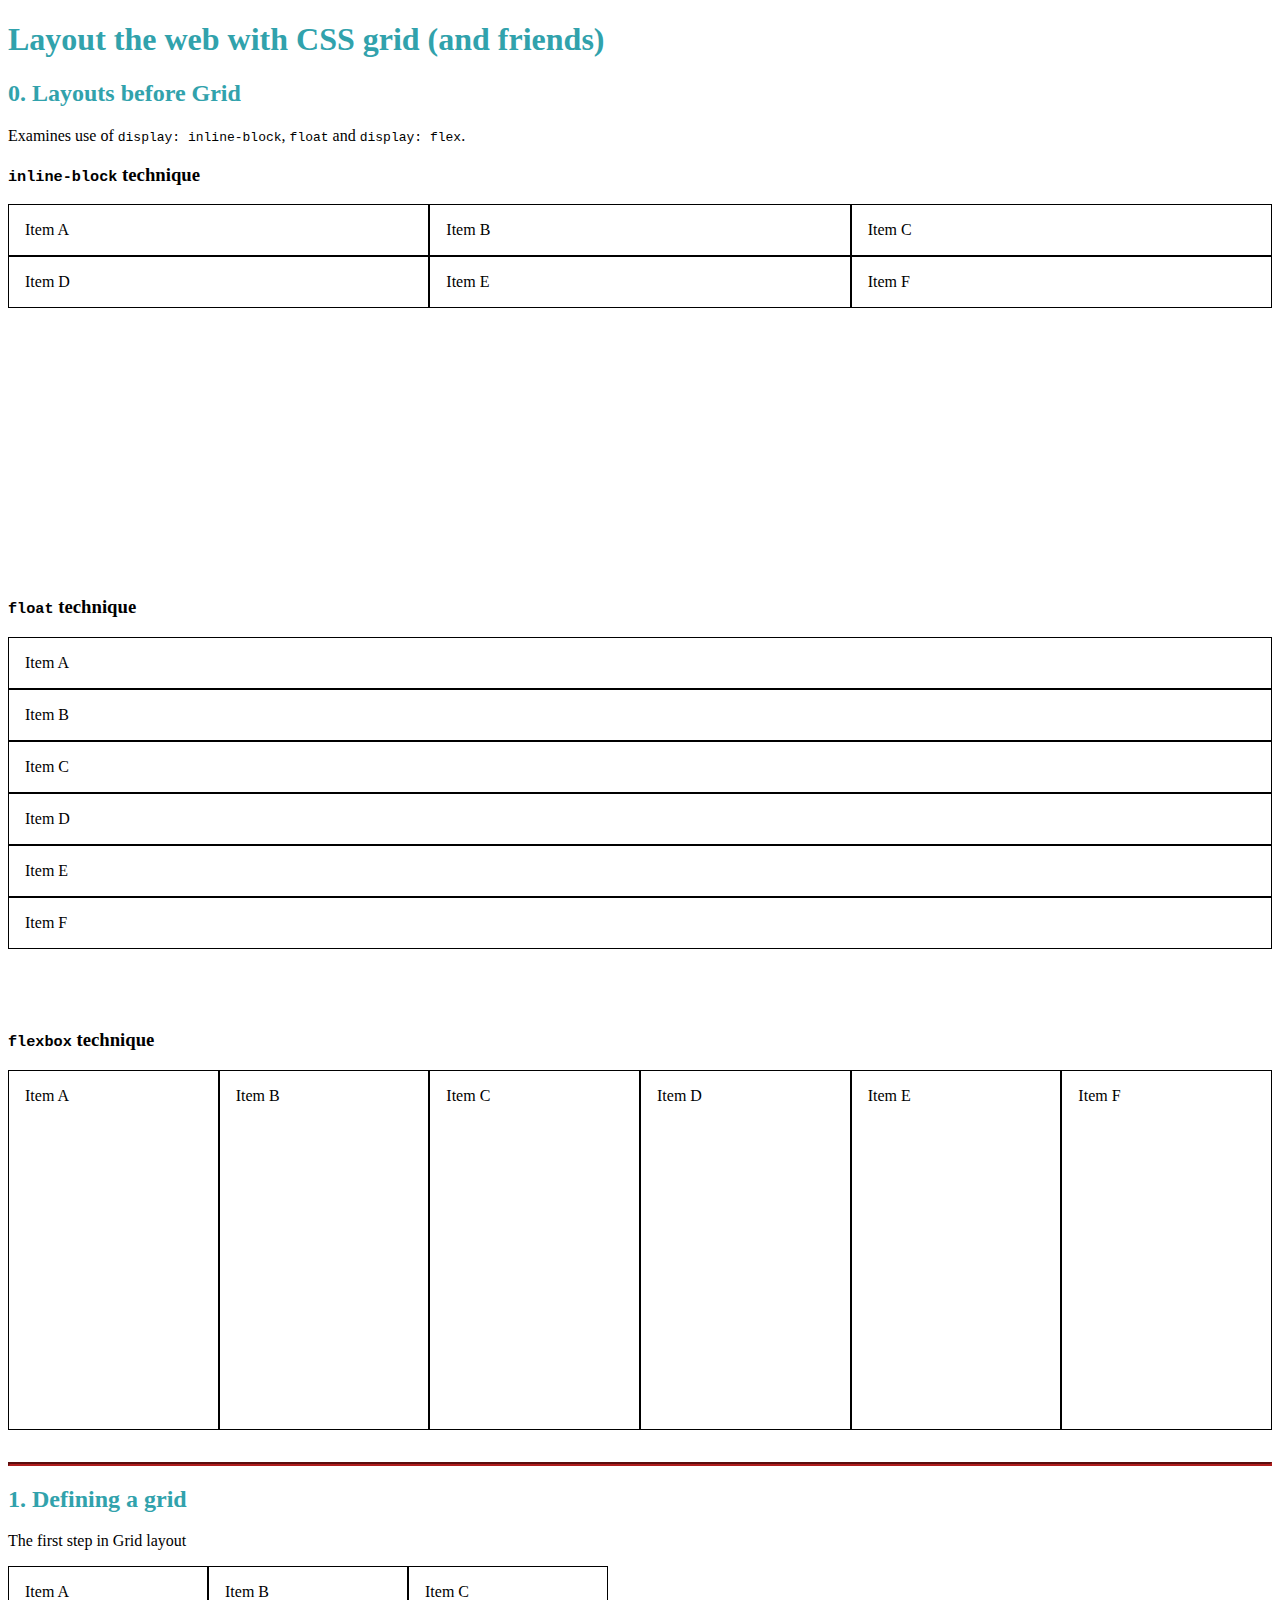
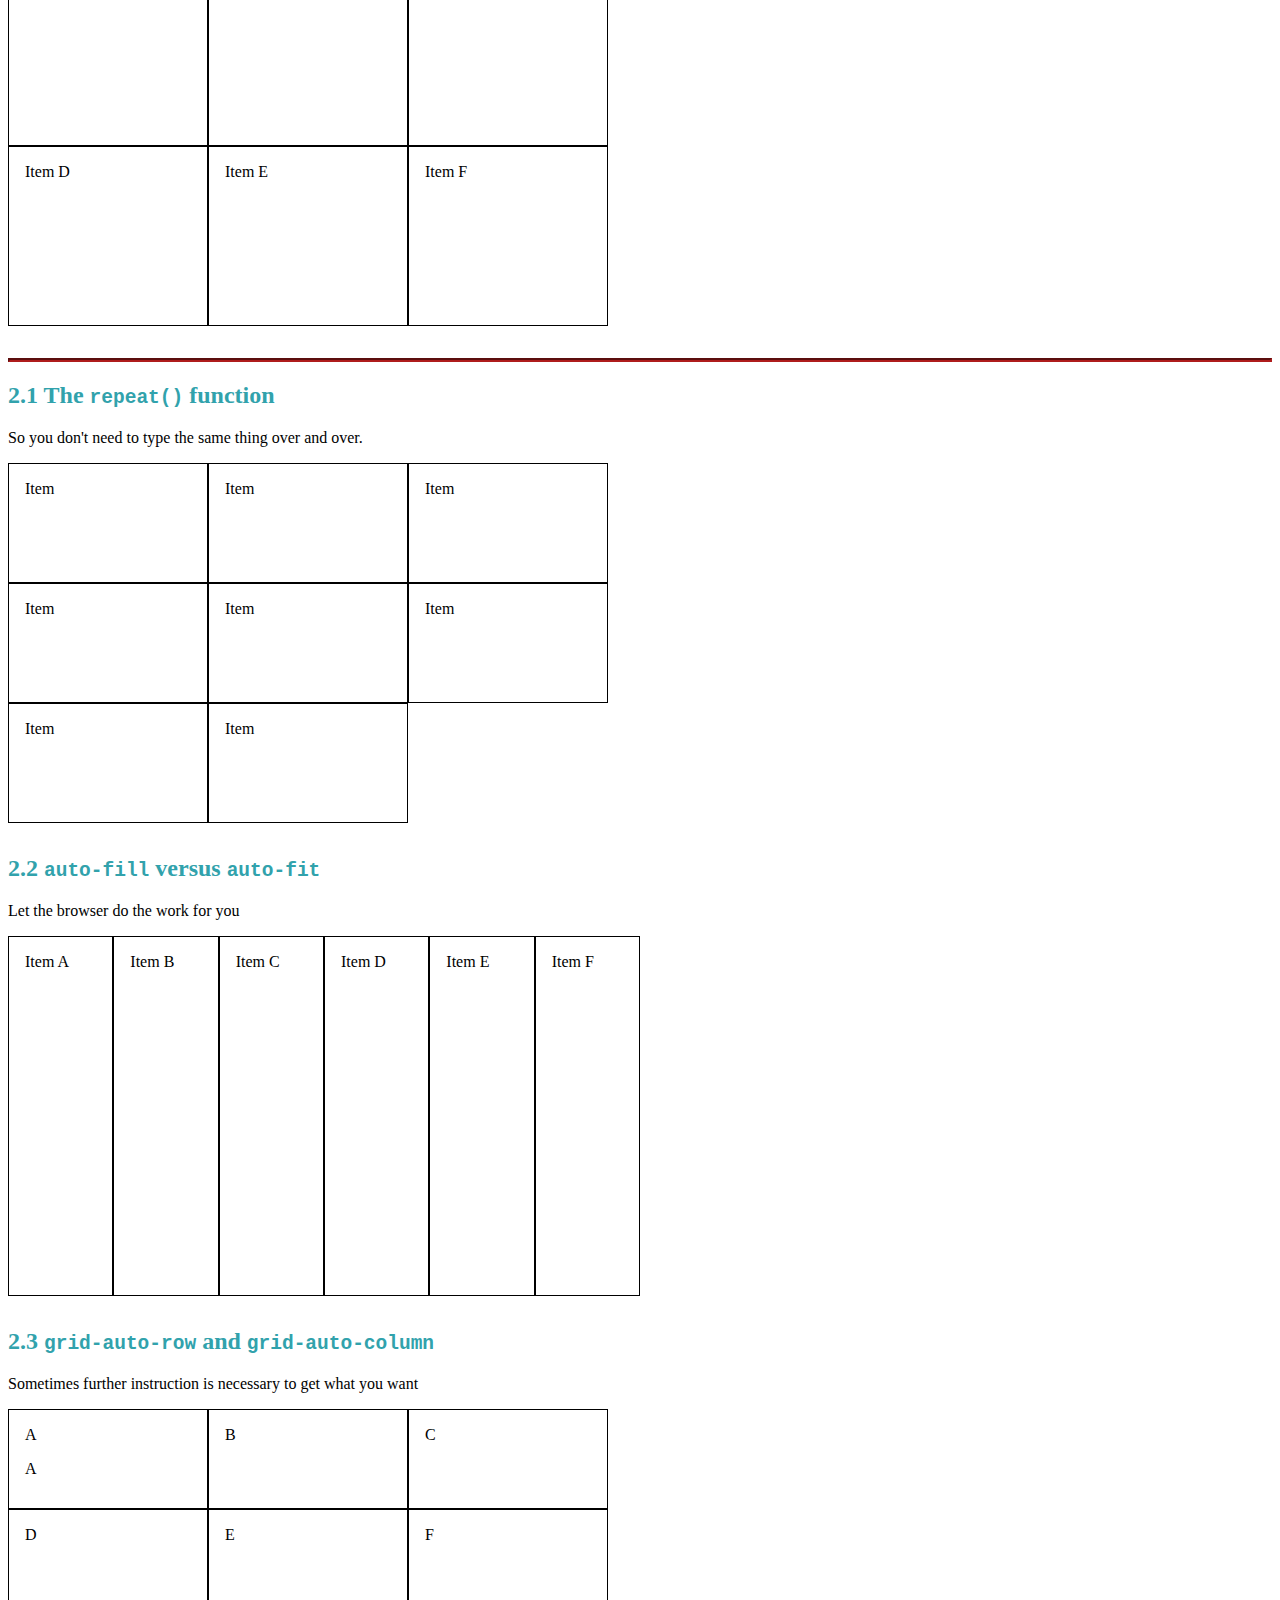
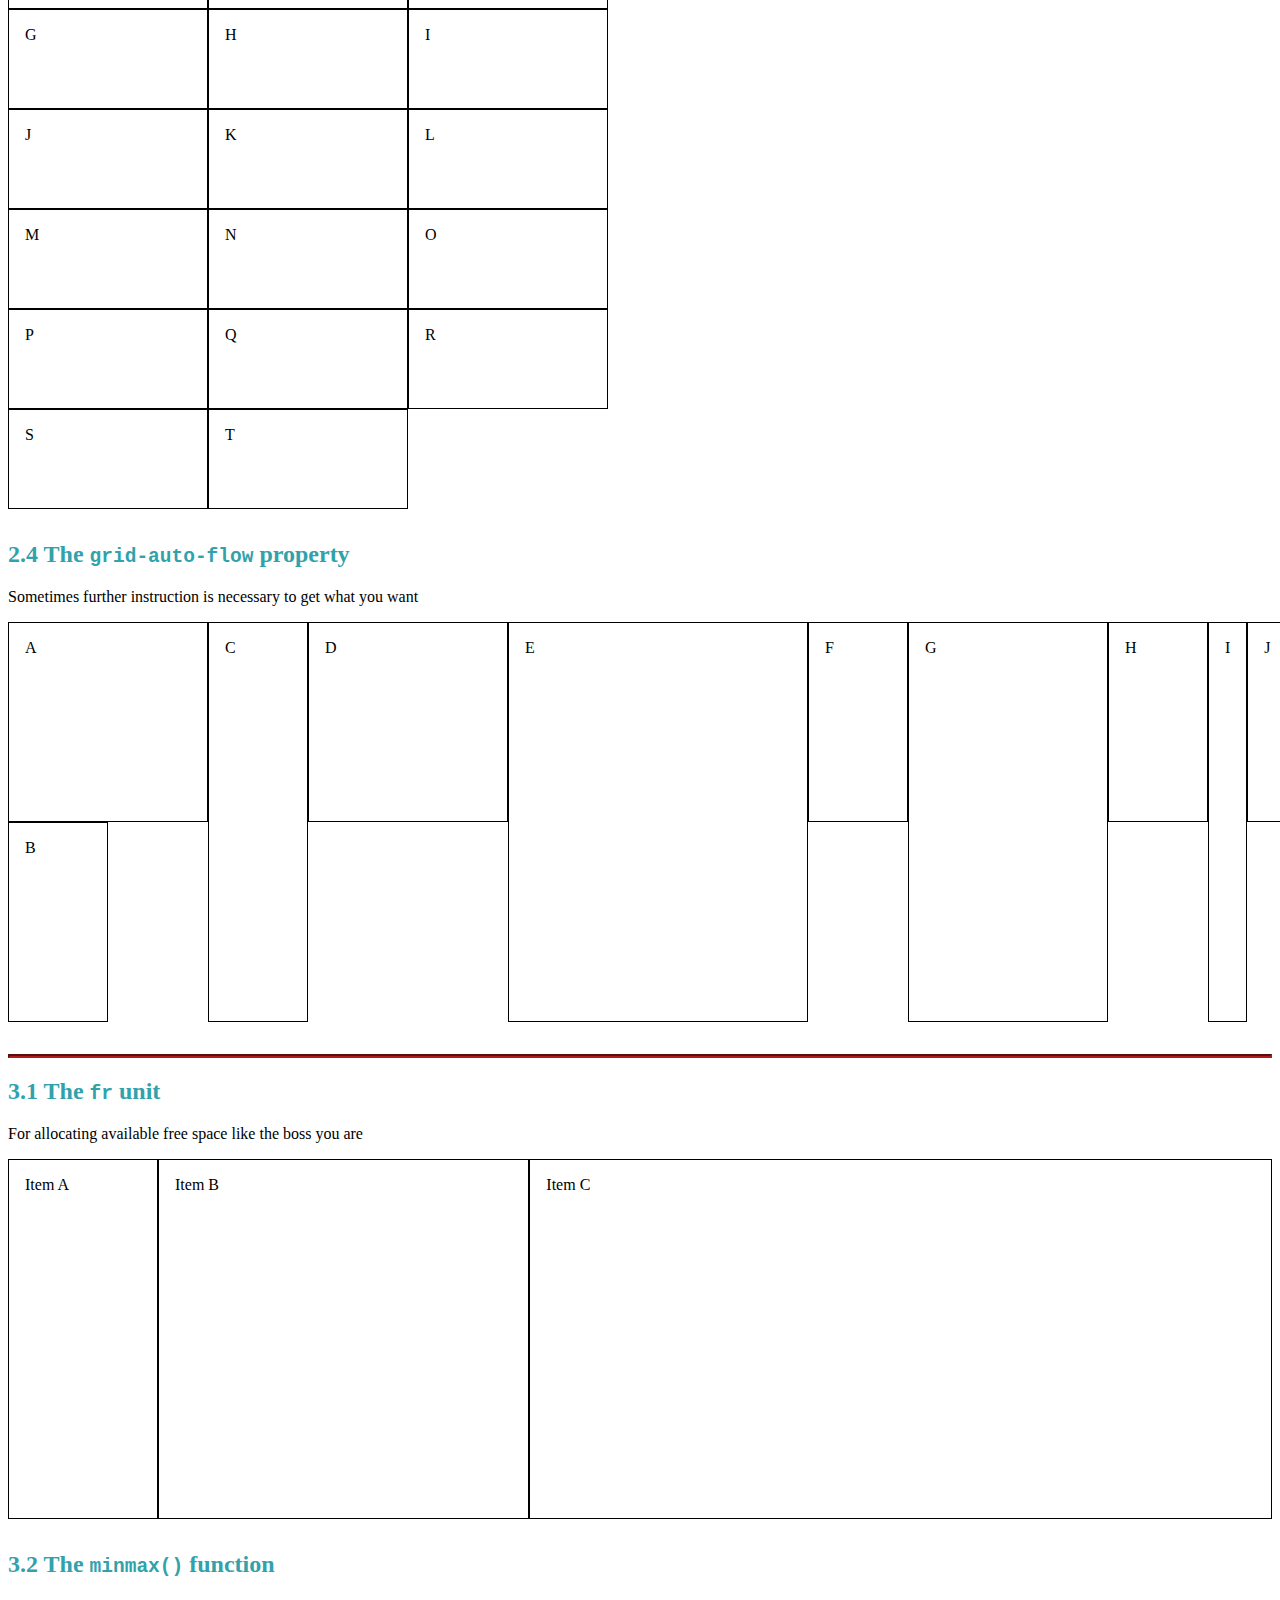
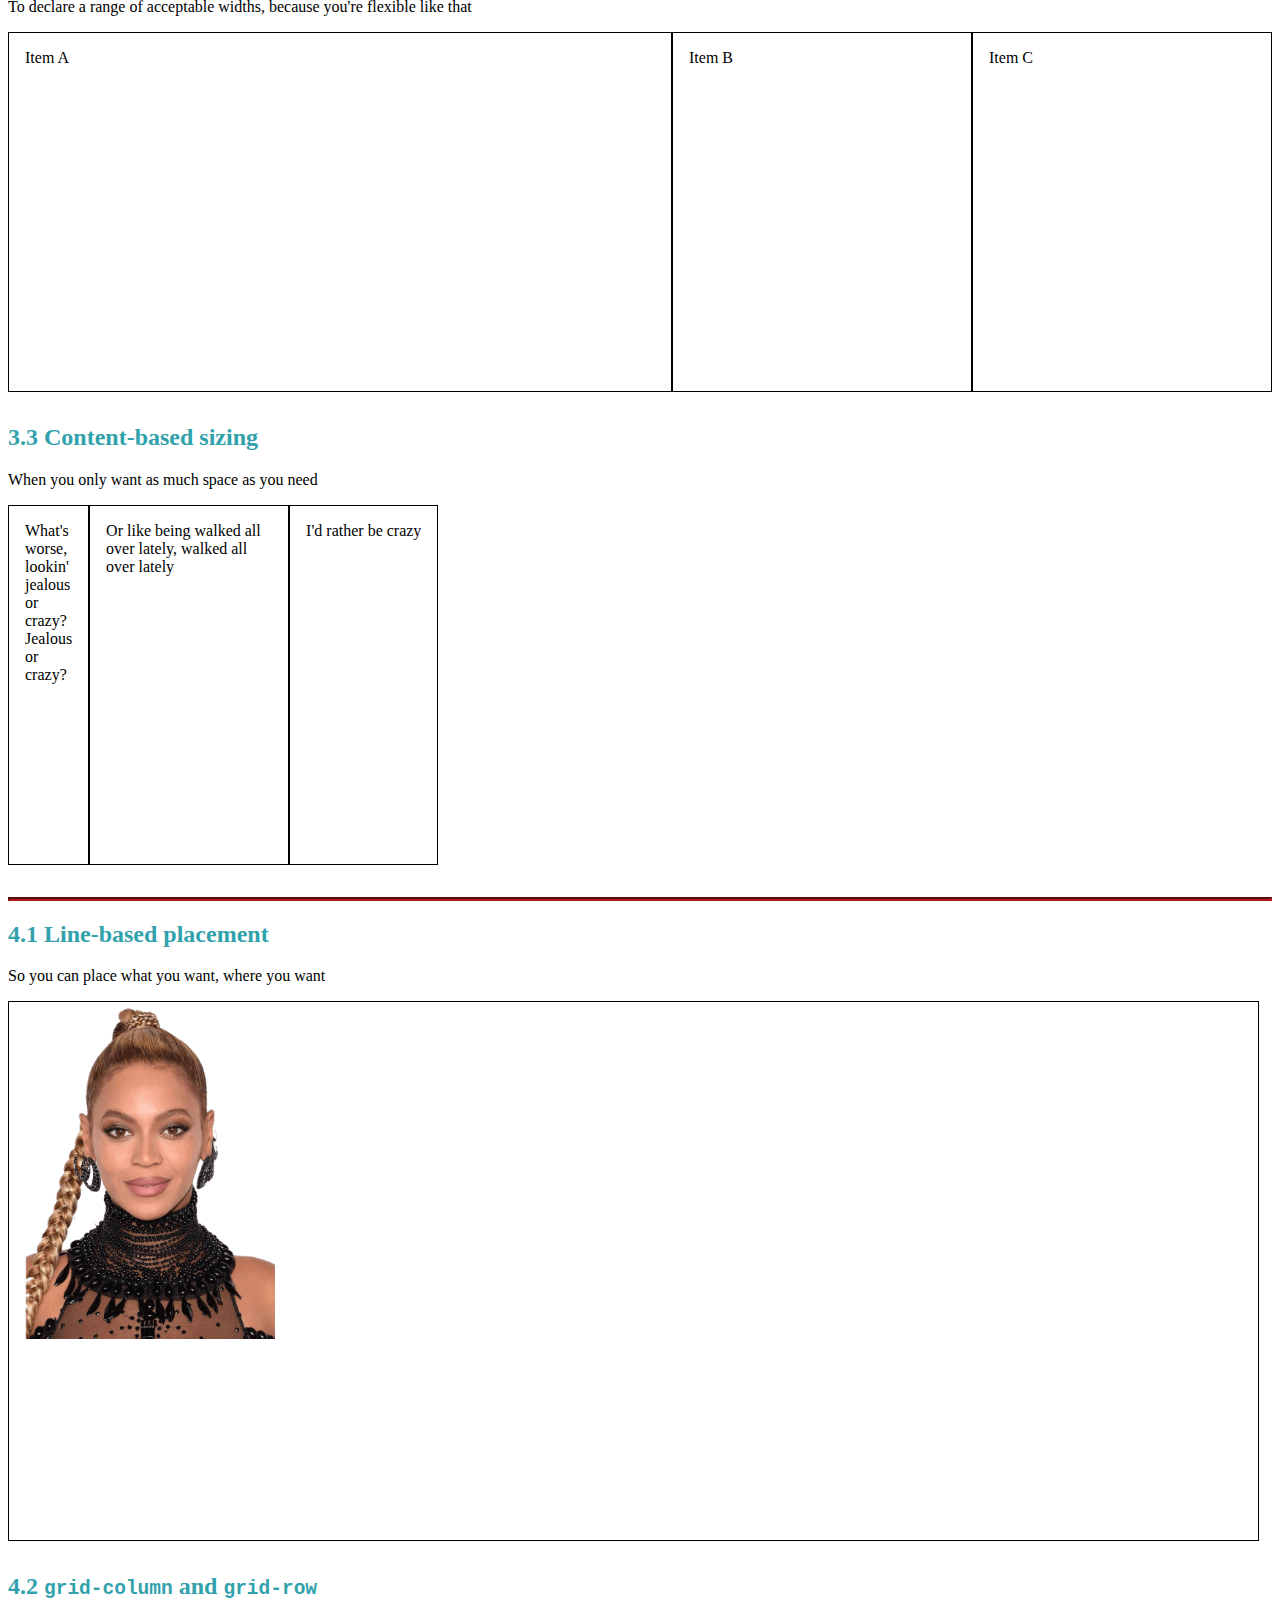
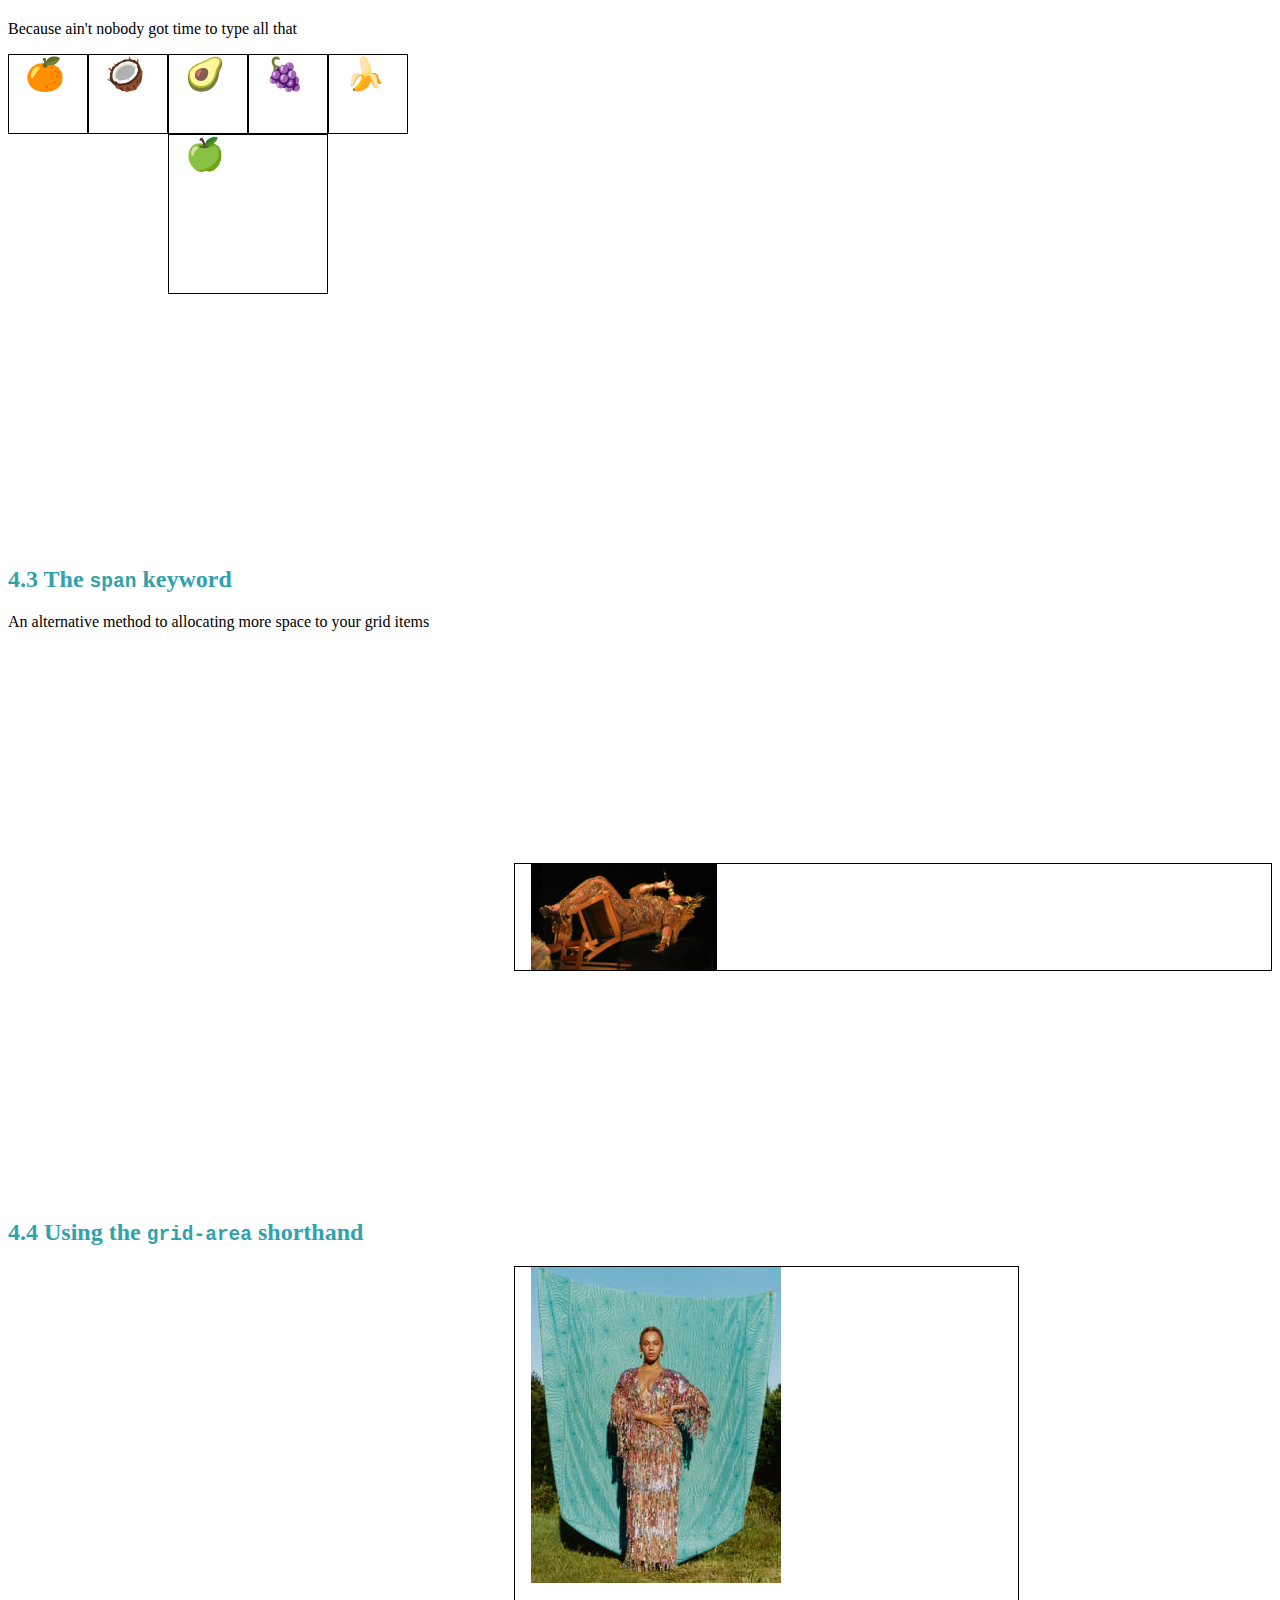
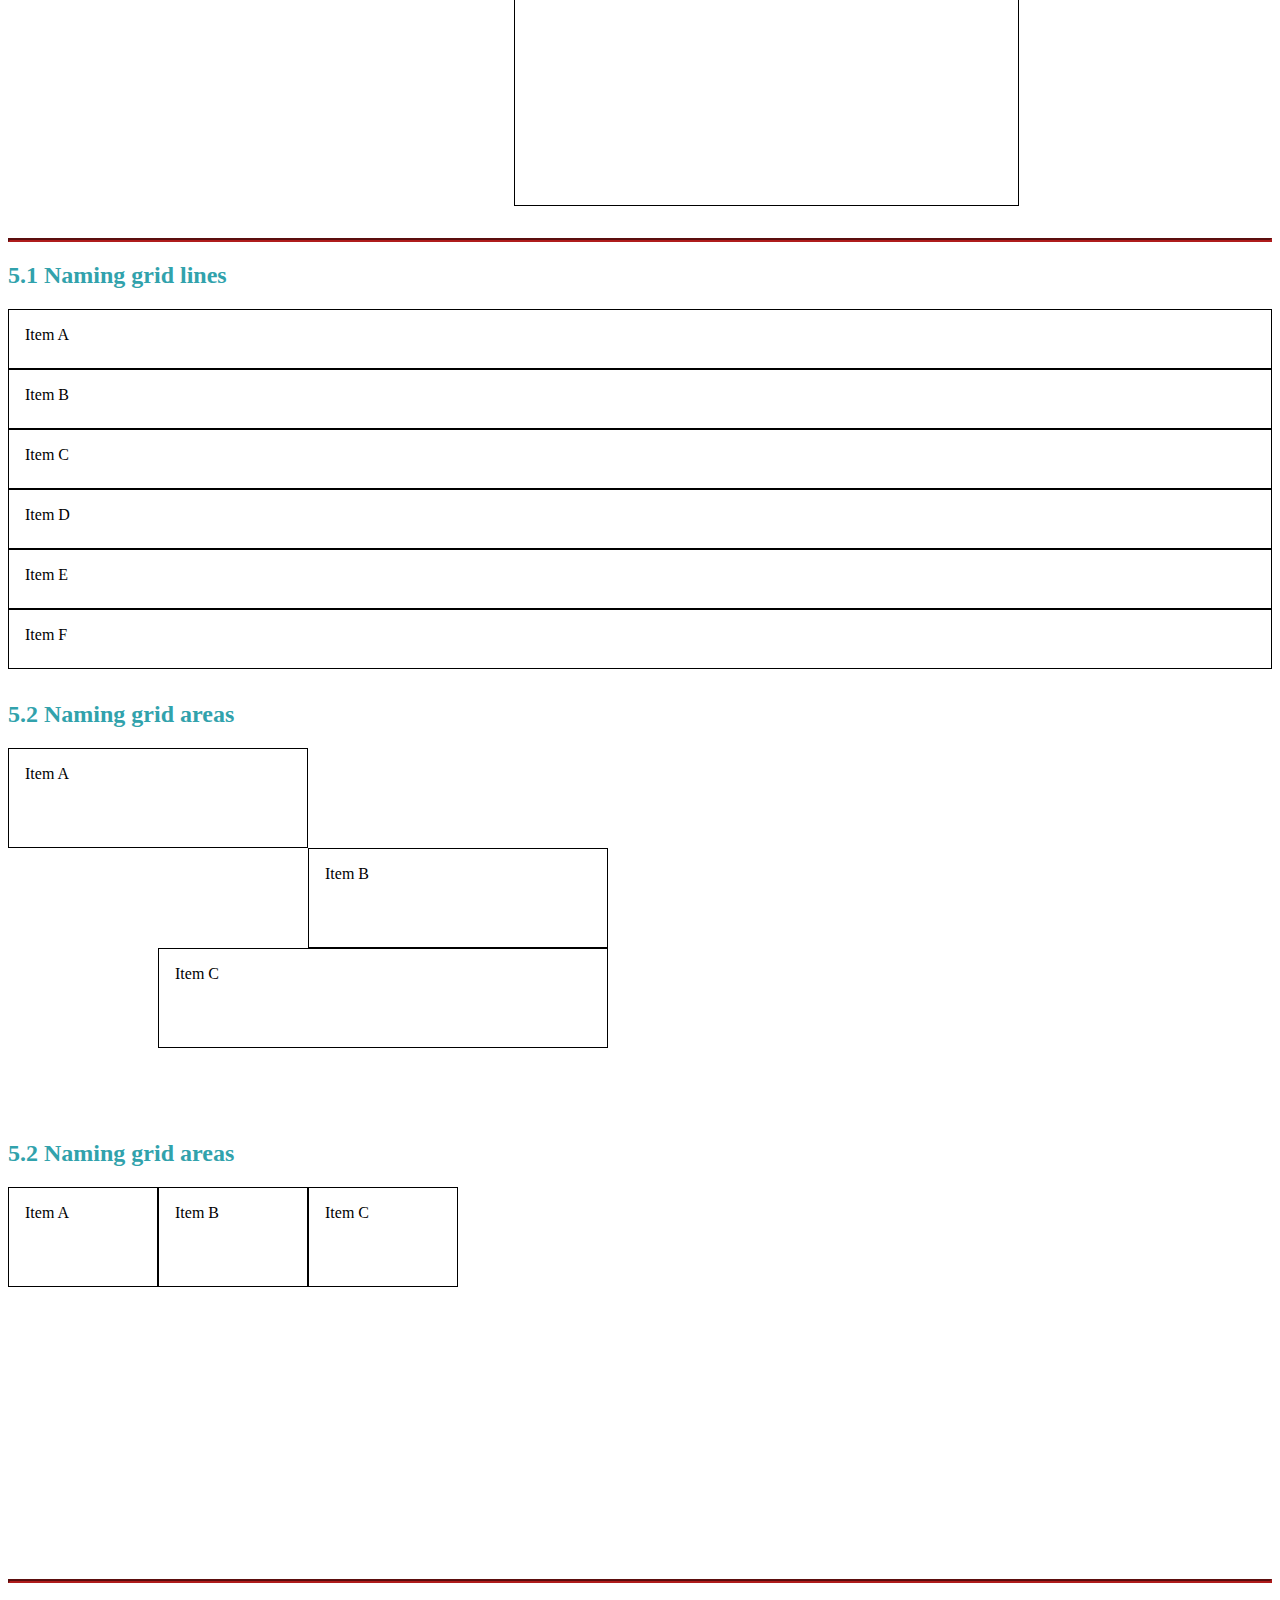
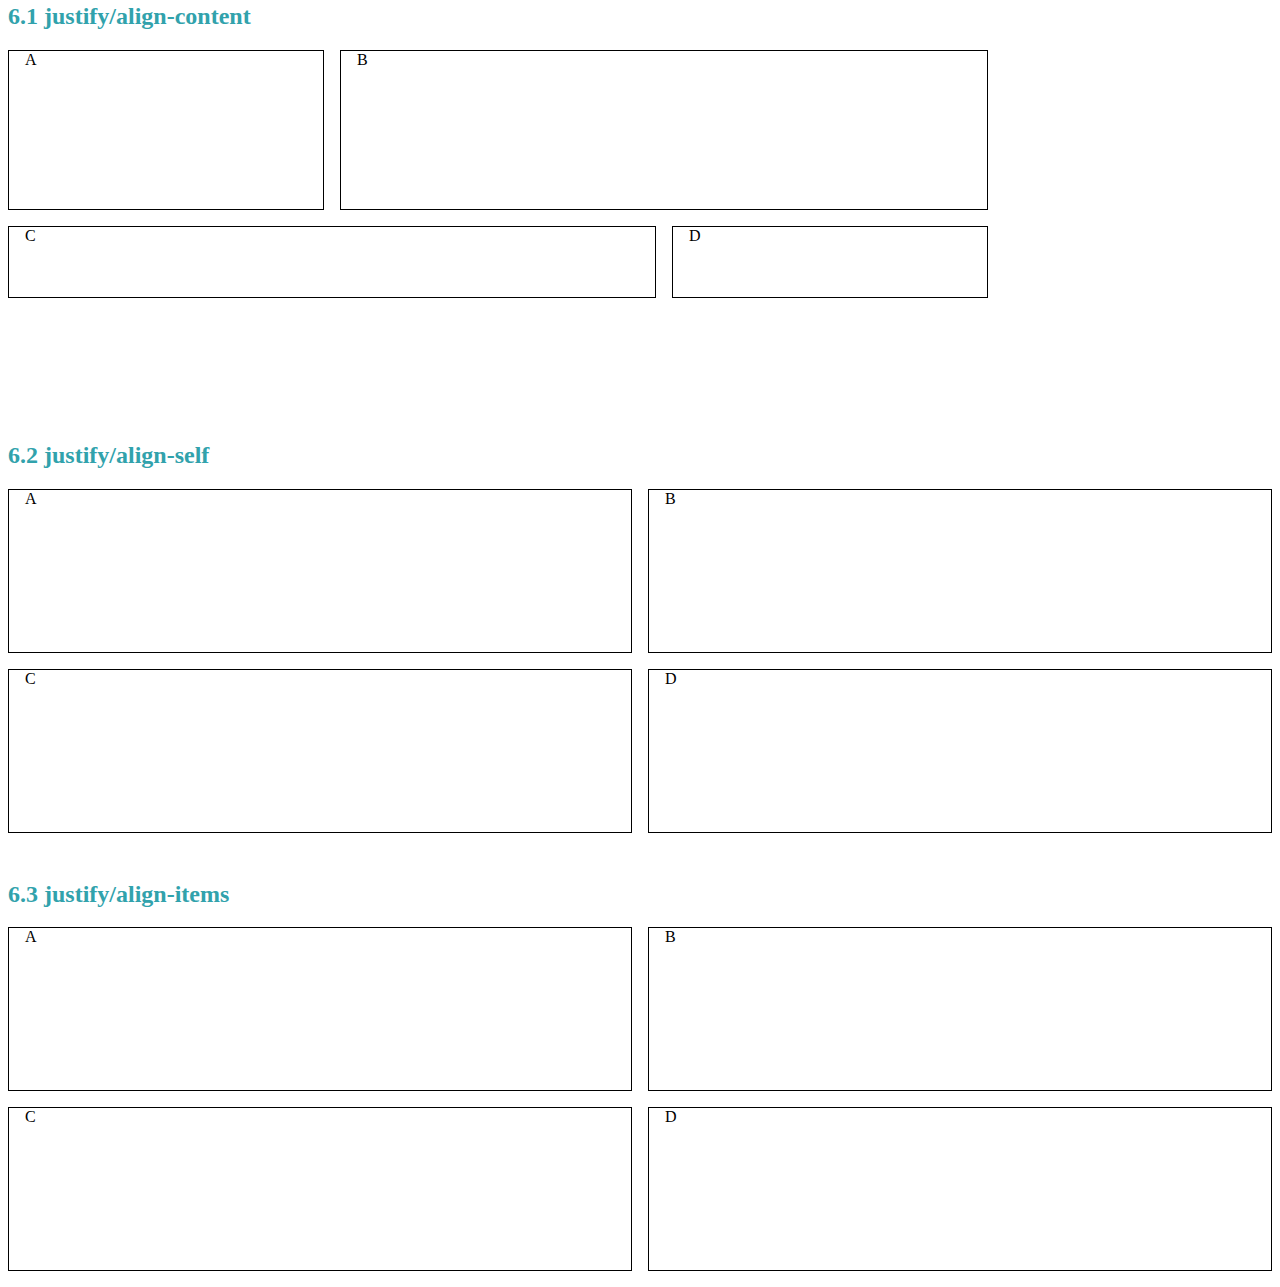
<file: 01-grid_base/index.html>
<!doctype html>

<html lang="en">
<head>
  <meta charset="utf-8">
  <meta http-equiv="X-UA-Compatible" content="IE=edge">
  <meta name="viewport" content="width=device-width, initial-scale=1">

  <title>CSS Grid workshop @ Form, Function Class 9</title>
  <meta name="description" content="Blank HTML template for CSS Grid workshop">

  <link rel="stylesheet" href="styles.css">
</head>

<body>
  <header>
    <h1>Layout the web with CSS grid (and friends)</h1>
  </header>

  <main>
    <section>
      <h2>0. Layouts before Grid</h2>
      <p>Examines use of <code>display: inline-block</code>, <code>float</code> and <code>display: flex</code>.</p>

      <h3><code>inline-block</code> technique</h3>
      <div class="markup inlineblock">
        <div class="inlineblock__item"><p>Item A</p></div><div class="inlineblock__item"><p>Item B</p></div><div class="inlineblock__item"><p>Item C</p></div><div class="inlineblock__item"><p>Item D</p></div><div class="inlineblock__item"><p>Item E</p></div><div class="inlineblock__item"><p>Item F</p></div>
      </div>

      <h3><code>float</code> technique</h3>
      <div class="markup float">
        <div class="float__item">
          <p>Item A</p>
        </div>
        <div class="float__item">
          <p>Item B</p>
        </div>
        <div class="float__item">
          <p>Item C</p>
        </div>
        <div class="float__item">
          <p>Item D</p>
        </div>
        <div class="float__item">
          <p>Item E</p>
        </div>
        <div class="float__item">
          <p>Item F</p>
        </div>
      </div>

      <h3><code>flexbox</code> technique</h3>
      <div class="markup flexbox">
        <div class="flexbox__item">
          <p>Item A</p>
        </div>
        <div class="flexbox__item">
          <p>Item B</p>
        </div>
        <div class="flexbox__item">
          <p>Item C</p>
        </div>
        <div class="flexbox__item">
          <p>Item D</p>
        </div>
        <div class="flexbox__item">
          <p>Item E</p>
        </div>
        <div class="flexbox__item">
          <p>Item F</p>
        </div>
      </div>
    </section>

    <hr>

    <section>
      <h2>1. Defining a grid</h2>
      <p>The first step in Grid layout</p>
      <div class="markup grid1">
        <div class="grid1__item">
          <p>Item A</p>
        </div>
        <div class="grid1__item">
          <p>Item B</p>
        </div>
        <div class="grid1__item">
          <p>Item C</p>
        </div>
        <div class="grid1__item">
          <p>Item D</p>
        </div>
        <div class="grid1__item">
          <p>Item E</p>
        </div>
        <div class="grid1__item">
          <p>Item F</p>
        </div>
      </div>
    </section>

    <hr>

    <section>
      <h2>2.1 The <code>repeat()</code> function</h2>
      <p>So you don't need to type the same thing over and over.</p>
      <div class="markup grid2">
        <div class="grid2__item">
          <p>Item</p>
        </div>
        <div class="grid2__item">
          <p>Item</p>
        </div>
        <div class="grid2__item">
          <p>Item</p>
        </div>
        <div class="grid2__item">
          <p>Item</p>
        </div>
        <div class="grid2__item">
          <p>Item</p>
        </div>
        <div class="grid2__item">
          <p>Item</p>
        </div>
        <div class="grid2__item">
          <p>Item</p>
        </div>
        <div class="grid2__item">
          <p>Item</p>
        </div>
      </div>
    </section>

    <section>
      <h2>2.2 <code>auto-fill</code> versus <code>auto-fit</code></h2>
      <p>Let the browser do the work for you</p>
      <div class="markup keyword">
        <div class="keyword__item">
          <p>Item A</p>
        </div>
        <div class="keyword__item">
          <p>Item B</p>
        </div>
        <div class="keyword__item">
          <p>Item C</p>
        </div>
        <div class="keyword__item">
          <p>Item D</p>
        </div>
        <div class="keyword__item">
          <p>Item E</p>
        </div>
        <div class="keyword__item">
          <p>Item F</p>
        </div>
      </div>
    </section>

    <section>
      <h2>2.3 <code>grid-auto-row</code> and <code>grid-auto-column</code></h2>
      <p>Sometimes further instruction is necessary to get what you want</p>
      <div class="markup grid3">
        <div class="grid3__item">
          <p>A</p>
          <p>A</p>
        </div>
        <div class="grid3__item">
          <p>B</p>
        </div>
        <div class="grid3__item">
          <p>C</p>
        </div>
        <div class="grid3__item">
          <p>D</p>
        </div>
        <div class="grid3__item">
          <p>E</p>
        </div>
        <div class="grid3__item">
          <p>F</p>
        </div>
        <div class="grid3__item">
          <p>G</p>
        </div>
        <div class="grid3__item">
          <p>H</p>
        </div>
        <div class="grid3__item">
          <p>I</p>
        </div>
        <div class="grid3__item">
          <p>J</p>
        </div>
        <div class="grid3__item">
          <p>K</p>
        </div>
        <div class="grid3__item">
          <p>L</p>
        </div>
        <div class="grid3__item">
          <p>M</p>
        </div>
        <div class="grid3__item">
          <p>N</p>
        </div>
        <div class="grid3__item">
          <p>O</p>
        </div>
        <div class="grid3__item">
          <p>P</p>
        </div>
        <div class="grid3__item">
          <p>Q</p>
        </div>
        <div class="grid3__item">
          <p>R</p>
        </div>
        <div class="grid3__item">
          <p>S</p>
        </div>
        <div class="grid3__item">
          <p>T</p>
        </div>
      </div>
    </section>

    <section>
      <h2>2.4 The <code>grid-auto-flow</code> property</h2>
      <p>Sometimes further instruction is necessary to get what you want</p>
      <div class="markup grid4">
        <div class="grid4__item">
          <p>A</p>
        </div>
        <div class="grid4__item">
          <p>B</p>
        </div>
        <div class="grid4__item">
          <p>C</p>
        </div>
        <div class="grid4__item">
          <p>D</p>
        </div>
        <div class="grid4__item">
          <p>E</p>
        </div>
        <div class="grid4__item">
          <p>F</p>
        </div>
        <div class="grid4__item">
          <p>G</p>
        </div>
        <div class="grid4__item">
          <p>H</p>
        </div>
        <div class="grid4__item">
          <p>I</p>
        </div>
        <div class="grid4__item">
          <p>J</p>
        </div>
        <div class="grid4__item">
          <p>K</p>
        </div>
        <div class="grid4__item">
          <p>L</p>
        </div>
        <div class="grid4__item">
          <p>M</p>
        </div>
        <div class="grid4__item">
          <p>N</p>
        </div>
        <div class="grid4__item">
          <p>O</p>
        </div>
        <div class="grid4__item">
          <p>P</p>
        </div>
        <div class="grid4__item">
          <p>Q</p>
        </div>
        <div class="grid4__item">
          <p>R</p>
        </div>
        <div class="grid4__item">
          <p>S</p>
        </div>
        <div class="grid4__item">
          <p>T</p>
        </div>
      </div>
    </section>

    <hr>

    <section>
      <h2>3.1 The <code>fr</code> unit</h2>
      <p>For allocating available free space like the boss you are</p>
      <div class="markup grid5">
        <div class="grid5__item">
          <p>Item A</p>
        </div>
        <div class="grid5__item">
          <p>Item B</p>
        </div>
        <div class="grid5__item">
          <p>Item C</p>
        </div>
      </div>
    </section>

    <section>
      <h2>3.2 The <code>minmax()</code> function</h2>
      <p>To declare a range of acceptable widths, because you're flexible like that</p>
      <div class="markup grid6">
        <div class="grid6__item">
          <p>Item A</p>
        </div>
        <div class="grid6__item">
          <p>Item B</p>
        </div>
        <div class="grid6__item">
          <p>Item C</p>
        </div>
      </div>
    </section>

    <section>
      <h2>3.3 Content-based sizing</h2>
      <p>When you only want as much space as you need</p>
      <div class="markup grid7">
        <div class="grid7__item">
          <p>What's worse, lookin' jealous or crazy? Jealous or crazy?</p>
        </div>
        <div class="grid7__item">
          <p>Or like being walked all over lately, walked all over lately</p>
        </div>
        <div class="grid7__item">
          <p>I'd rather be crazy</p>
        </div>
      </div>
    </section>

    <hr>

    <section>
      <h2>4.1 Line-based placement</h2>
      <p>So you can place what you want, where you want</p>
      <div class="markup grid8">
        <div class="grid8__item">
          <img src="img/beyonce.png" srcset="img/beyonce@2x.png 2x" alt="Beyoncé at ‘Tidal X 10/15’ concert red carpet in Brooklyn, 2016">
        </div>
      </div>
    </section>

    <section>
      <h2>4.2 <code>grid-column</code> and <code>grid-row</code></h2>
      <p>Because ain't nobody got time to type all that</p>
      <div class="markup grid9">
        <div class="grid9__item">
          <p class="emoji">🍏</p>
        </div>
        <div class="grid9__item">
          <p class="emoji">🍊</p>
        </div>
        <div class="grid9__item">
          <p class="emoji">🥥</p>
        </div>
        <div class="grid9__item">
          <p class="emoji">🥑</p>
        </div>
        <div class="grid9__item">
          <p class="emoji">🍇</p>
        </div>
        <div class="grid9__item">
          <p class="emoji">🍌</p>
        </div>
      </div>
    </section>

    <section>
      <h2>4.3 The <code>span</code> keyword</h2>
      <p>An alternative method to allocating more space to your grid items</p>
      <div class="markup grid10">
        <div class="grid10__item">
          <img src="img/beyonce.jpg" srcset="img/beyonce@2x.jpg 2x" alt="Beyoncé's gravity-defying performance at the Grammys, 2017">
        </div>
      </div>
    </section>

    <section>
      <h2>4.4 Using the <code>grid-area</code> shorthand</h2>
      <p></p>
      <div class="markup grid11">
        <div class="grid11__item">
          <img src="img/beyonce2.jpg" srcset="img/beyonce2@2x.jpg 2x" alt="Beyoncé for Vogue, Sep 2018">
        </div>
      </div>
    </section>

    <hr>

    <section>
      <h2>5.1 Naming grid lines</h2>
      <div class="markup grid12">
        <div class="grid12__item">
          <p>Item A</p>
        </div>
        <div class="grid12__item">
          <p>Item B</p>
        </div>
        <div class="grid12__item">
          <p>Item C</p>
        </div>
        <div class="grid12__item">
          <p>Item D</p>
        </div>
        <div class="grid12__item">
          <p>Item E</p>
        </div>
        <div class="grid12__item">
          <p>Item F</p>
        </div>
      </div>
    </section>

    <section>
      <h2>5.2 Naming grid areas</h2>
      <div class="markup grid13">
        <div class="grid13__item a">
          <p>Item A</p>
        </div>
        <div class="grid13__item b">
          <p>Item B</p>
        </div>
        <div class="grid13__item c">
          <p>Item C</p>
        </div>
      </div>
    </section>

    <section>
      <h2>5.2 Naming grid areas</h2>
      <div class="markup grid13">
        <div class="grid13__item">
          <p>Item A</p>
        </div>
        <div class="grid13__item">
          <p>Item B</p>
        </div>
        <div class="grid13__item">
          <p>Item C</p>
        </div>
      </div>
    </section>  

    <hr>

    <section>
      <h2>6.1 justify/align-content</h2>
      <div class="markup content">
        <div class="content_itemA">A</div>
        <div class="content_itemB">B</div>
        <div class="content_itemC">C</div>
        <div class="content_itemD">D</div>
      </div>
    </section>  

    <section>
      <h2>6.2 justify/align-self</h2>
      <div class="markup self">
        <div class="self_itemA">A</div>
        <div class="self_itemB">B</div>
        <div class="self_itemC">C</div>
        <div class="self_itemD">D</div>
      </div>
    </section>

    <section>
      <h2>6.3 justify/align-items</h2>
      <div class="markup items">
        <div class="items_itemA">A</div>
        <div class="items_itemB">B</div>
        <div class="items_itemC">C</div>
        <div class="items_itemD">D</div>
      </div>
    </section>  
  </main>
</body>
</html>
</file>
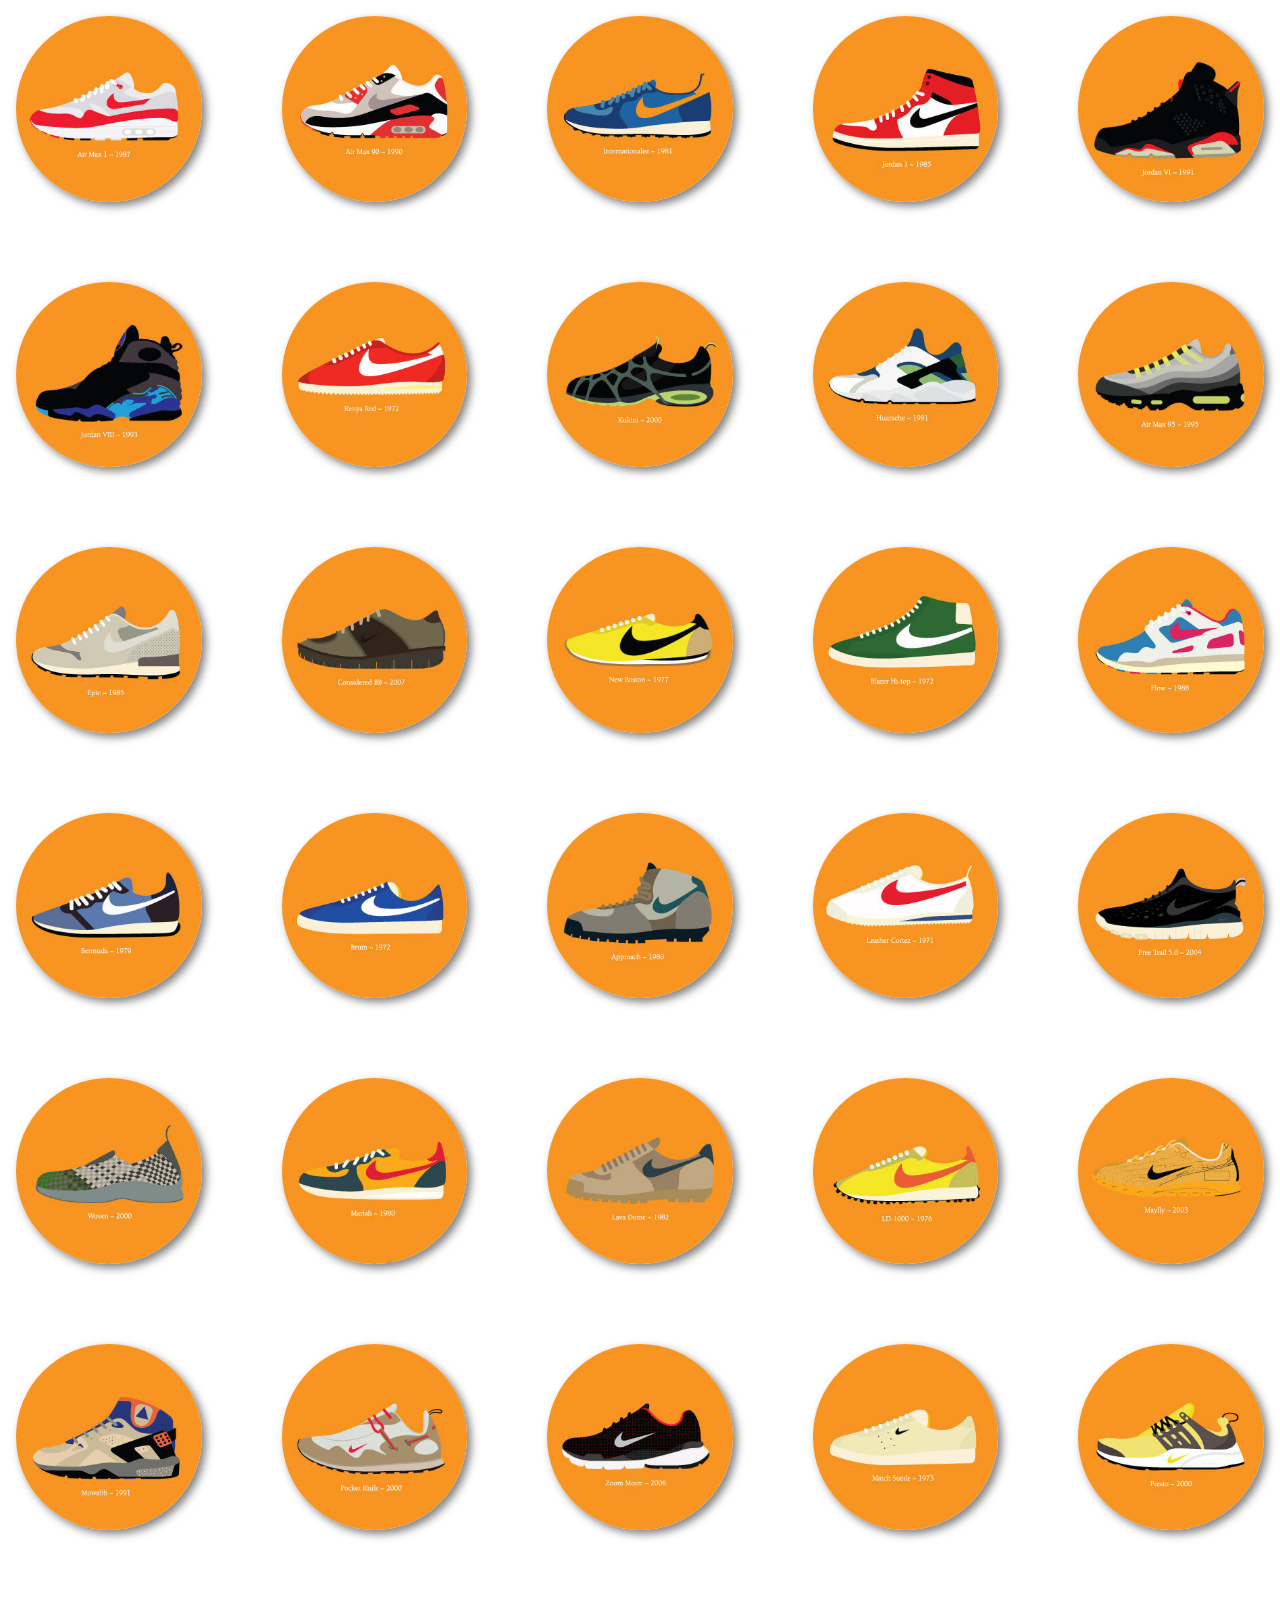
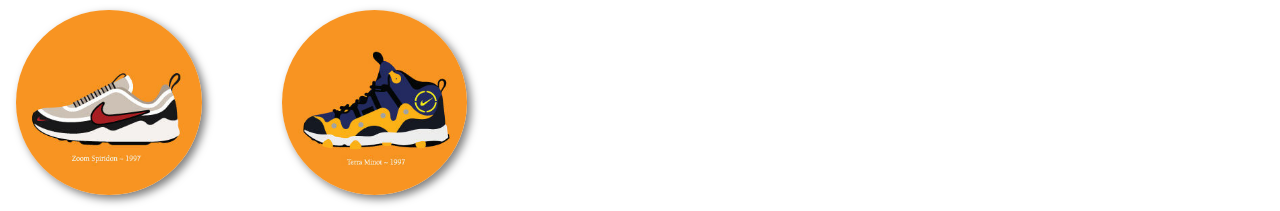
<file: 02-regular/index.html>
<!doctype html>

<html lang="en">
<head>
  <meta charset="utf-8">
  <meta http-equiv="X-UA-Compatible" content="IE=edge">
  <meta name="viewport" content="width=device-width, initial-scale=1">

  <title>Standard grid layout</title>
  <meta name="description" content="Standard grid layout with auto-placement">

  <link rel="stylesheet" href="styles.css">

  <!--[if lt IE 9]>
  <script src="http://html5shiv.googlecode.com/svn/trunk/html5.js"></script>
  <![endif]-->
</head>

<body>
  <ul class="grid">
    <li><img src="img/image1.jpg"></li>
    <li><img src="img/image2.jpg"></li>
    <li><img src="img/image3.jpg"></li>
    <li><img src="img/image4.jpg"></li>
    <li><img src="img/image5.jpg"></li>
    <li><img src="img/image6.jpg"></li>
    <li><img src="img/image7.jpg"></li>
    <li><img src="img/image8.jpg"></li>
    <li><img src="img/image9.jpg"></li>
    <li><img src="img/image10.jpg"></li>
    <li><img src="img/image11.jpg"></li>
    <li><img src="img/image12.jpg"></li>
    <li><img src="img/image13.jpg"></li>
    <li><img src="img/image14.jpg"></li>
    <li><img src="img/image15.jpg"></li>
    <li><img src="img/image16.jpg"></li>
    <li><img src="img/image17.jpg"></li>
    <li><img src="img/image18.jpg"></li>
    <li><img src="img/image19.jpg"></li>
    <li><img src="img/image20.jpg"></li>
    <li><img src="img/image21.jpg"></li>
    <li><img src="img/image22.jpg"></li>
    <li><img src="img/image23.jpg"></li>
    <li><img src="img/image24.jpg"></li>
    <li><img src="img/image25.jpg"></li>
    <li><img src="img/image26.jpg"></li>
    <li><img src="img/image27.jpg"></li>
    <li><img src="img/image28.jpg"></li>
    <li><img src="img/image29.jpg"></li>
    <li><img src="img/image30.jpg"></li>
    <li><img src="img/image31.jpg"></li>
    <li><img src="img/image32.jpg"></li>
  </ul>
</body>

</html>
</file>
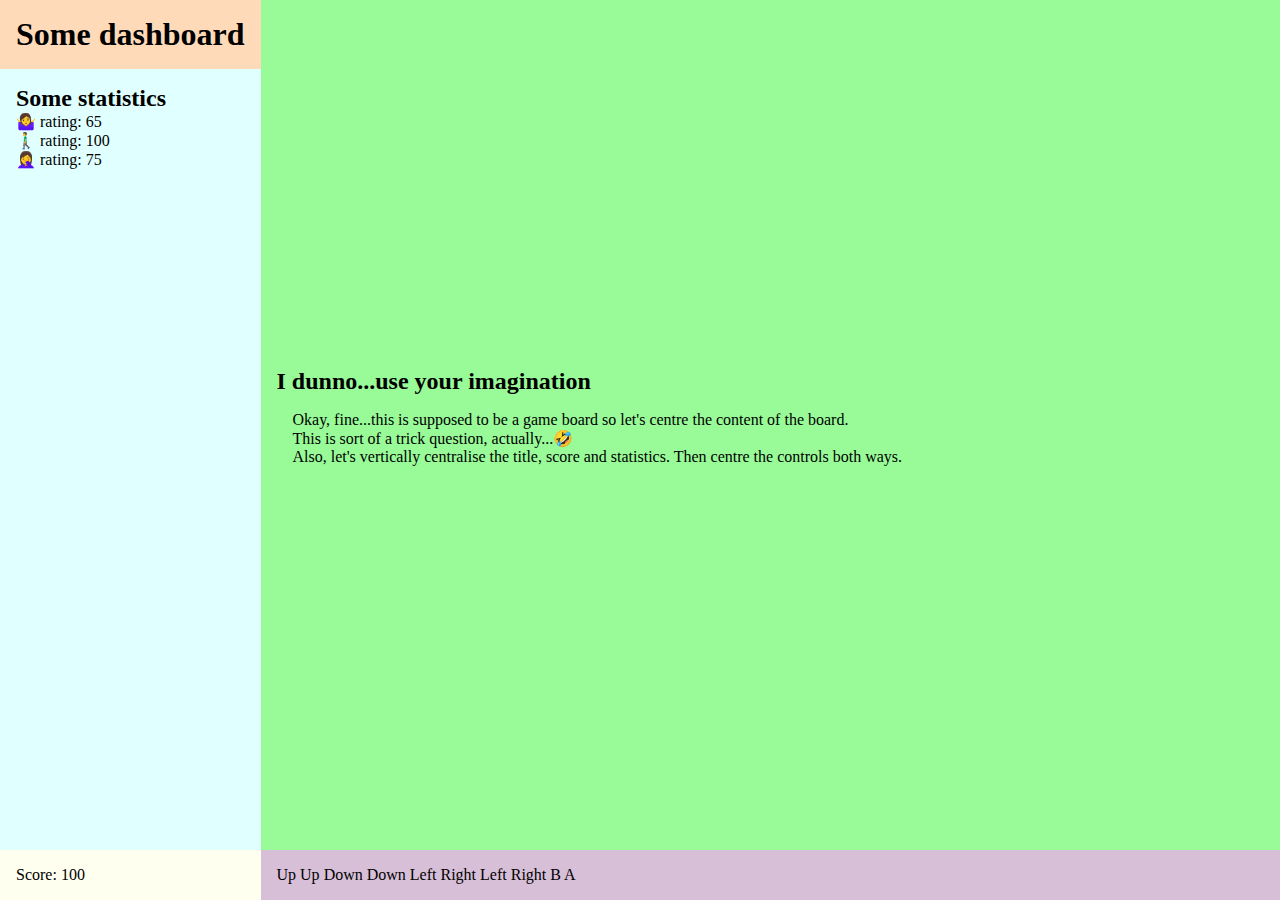
<file: 03-dashboard/index.html>
<!doctype html>

<html lang="en">
<head>
  <meta charset="utf-8">
  <meta http-equiv="X-UA-Compatible" content="IE=edge">
  <meta name="viewport" content="width=device-width, initial-scale=1">

  <title>Simple dashboard layout</title>
  <meta name="description" content="Responsive dashboard layout making use of grid-areas">

  <link rel="stylesheet" href="styles.css">

  <!--[if lt IE 9]>
  <script src="http://html5shiv.googlecode.com/svn/trunk/html5.js"></script>
  <![endif]-->
</head>

<body>
  <div class="title">
    <h1>Some dashboard</h1>
  </div>

  <div class="score">
    <p>Score: 100</p>
  </div>

  <div class="stats">
    <h2>Some statistics</h2>
    <p>🤷‍♀️ rating: 65</p>
    <p>🚶‍♂️ rating: 100</p>
    <p>🤦‍♀️ rating: 75</p>
  </div>

  <div class="board">
    <h2 class="board_title">I dunno...use your imagination</h2>
    <div class="board_text">
      <p>Okay, fine...this is supposed to be a game board so let's centre the content of the board.</p>
      <p>This is sort of a trick question, actually...🤣</p>
      <p>Also, let's vertically centralise the title, score and statistics. Then centre the controls both ways.</p>
    </div>
  </div>

  <div class="controls">
    <p><span>Up</span> <span>Up</span> <span>Down</span> <span>Down</span> <span>Left</span> <span>Right</span> <span>Left</span> <span>Right</span> <span>B</span> <span>A</span></p>
  </div>
</body>

</html>
</file>
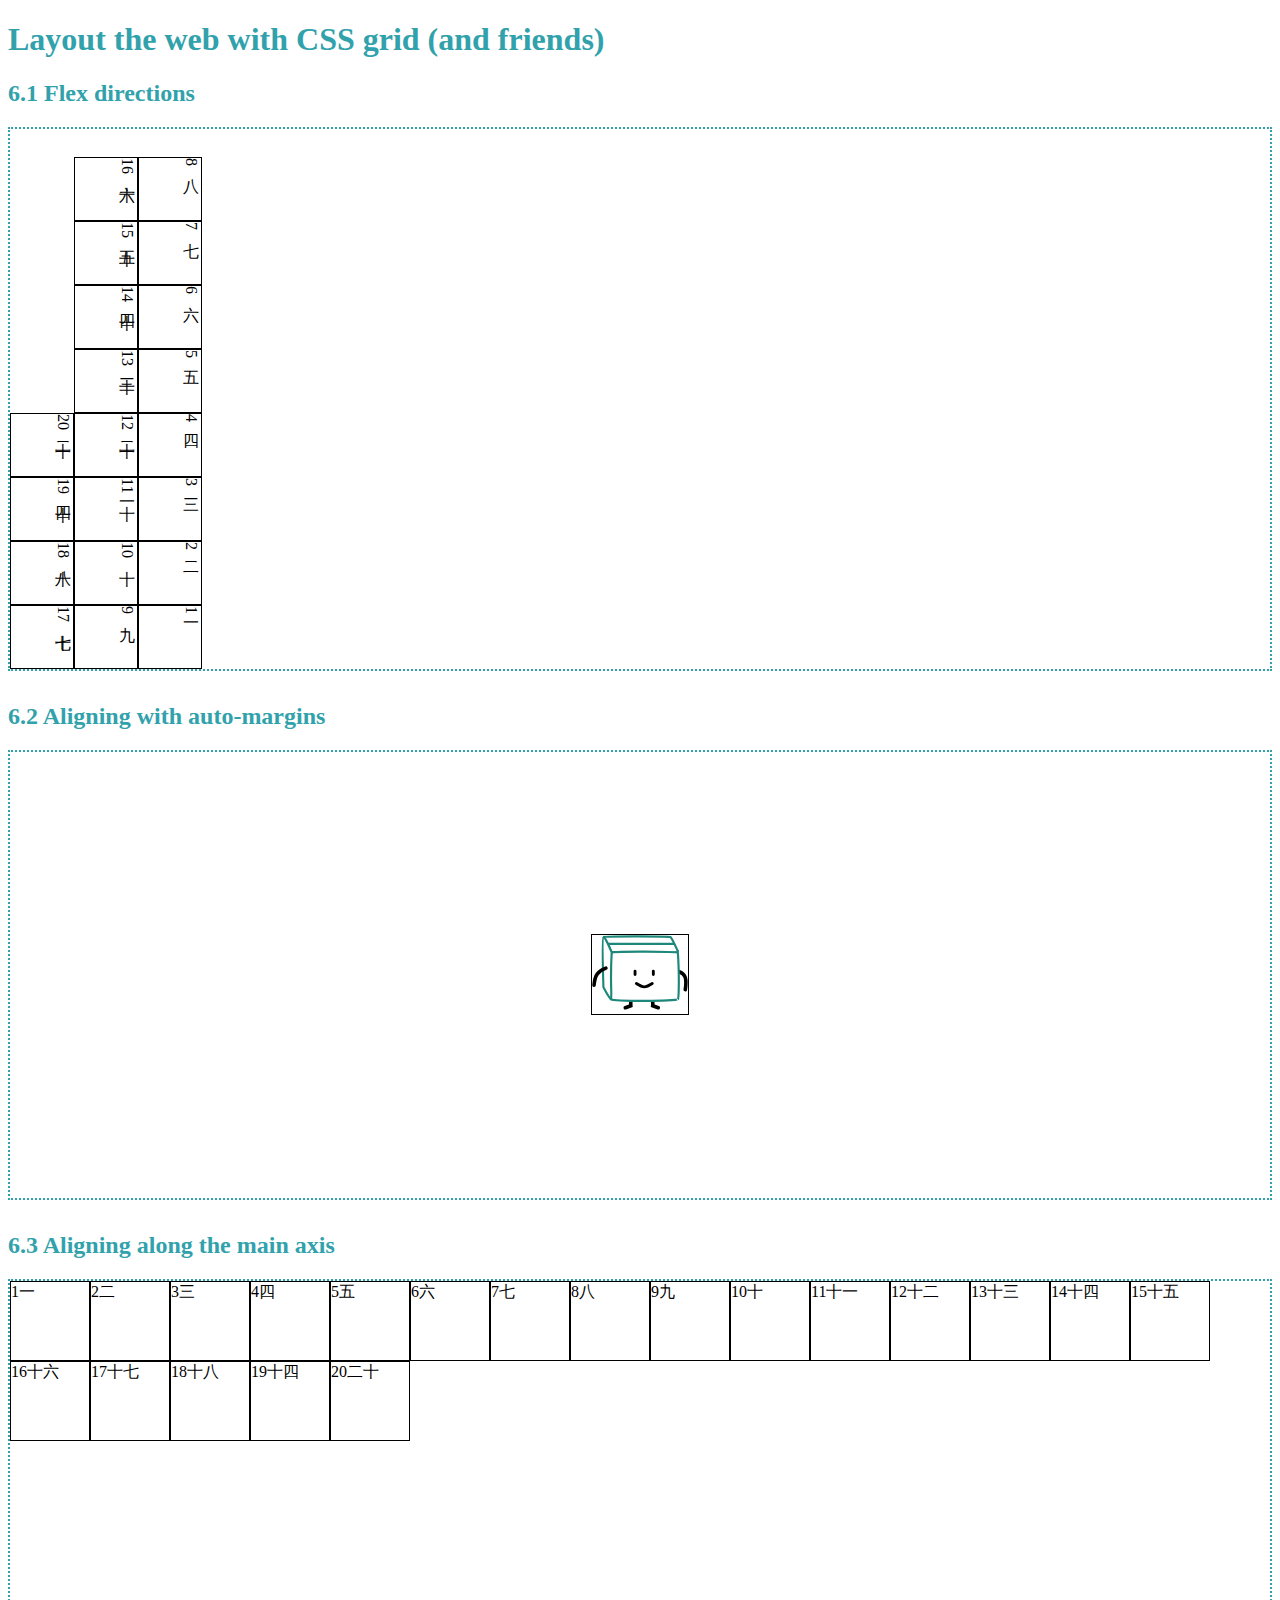
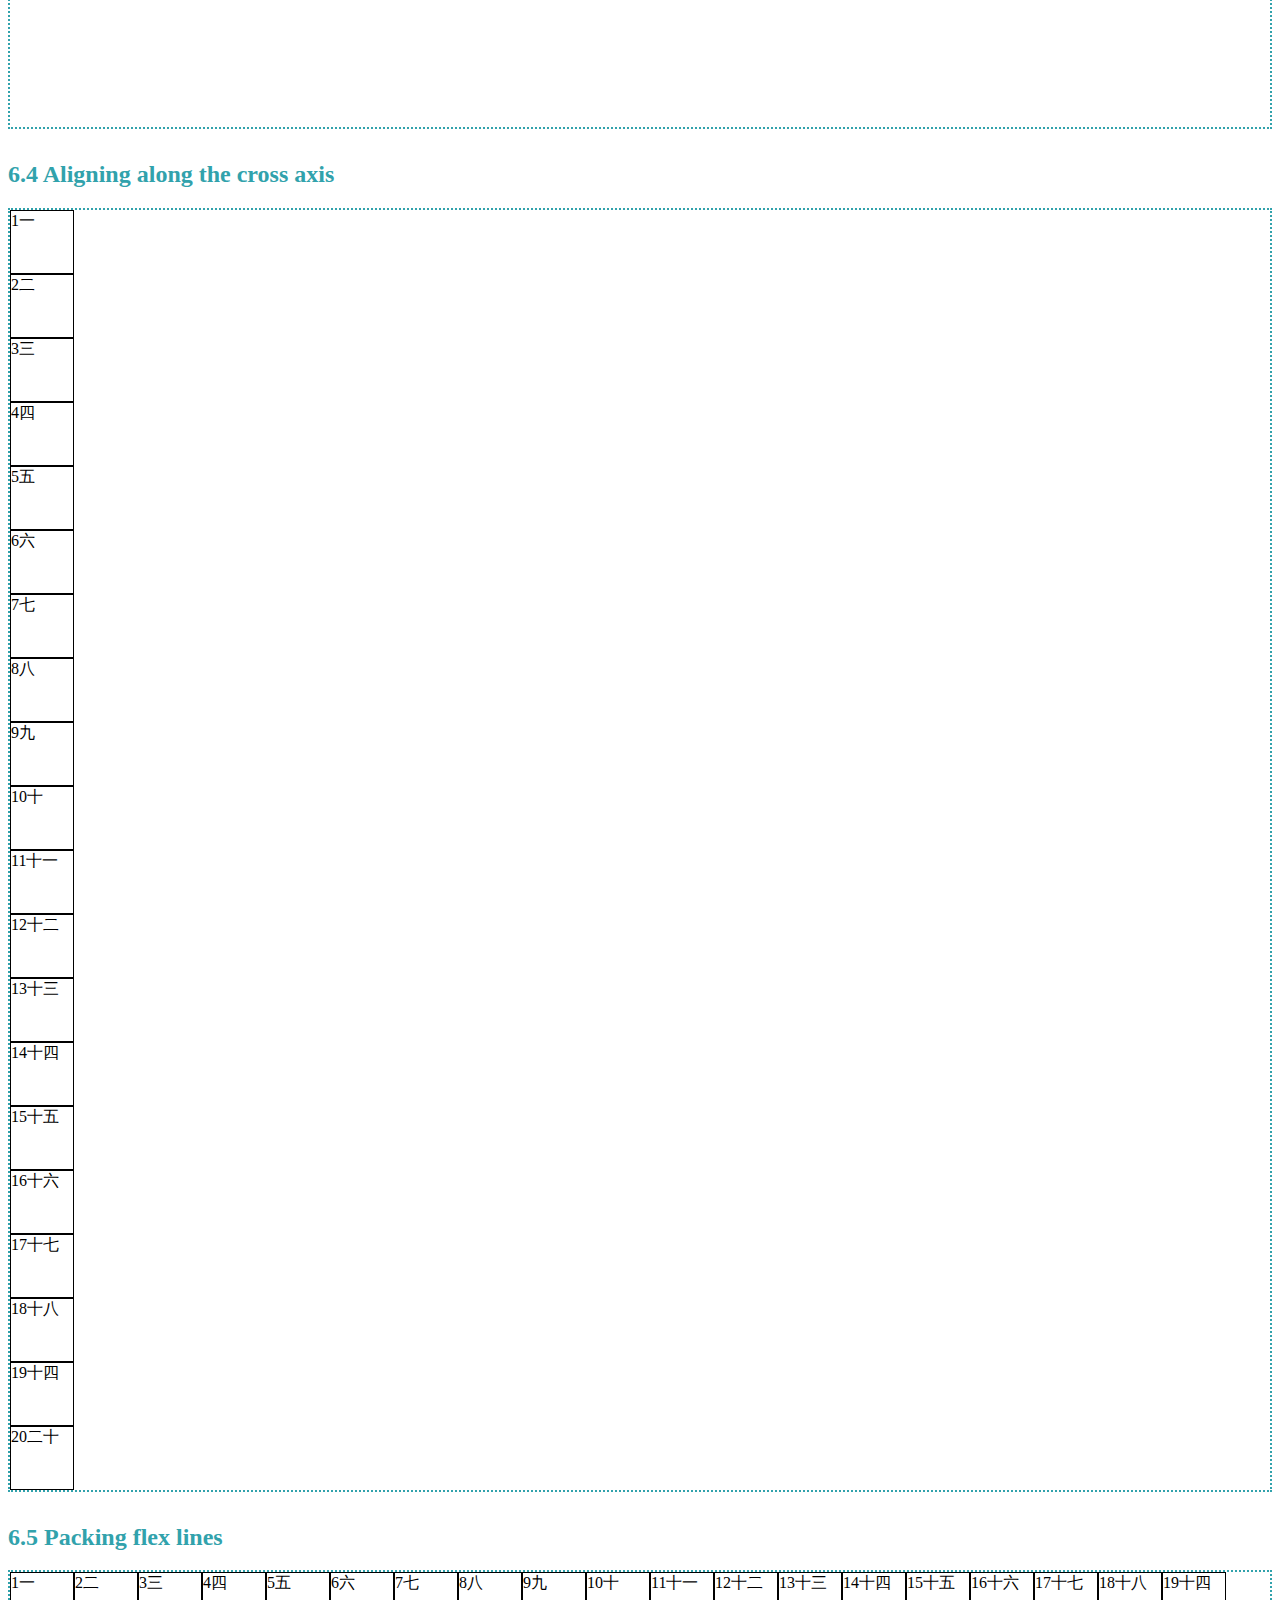
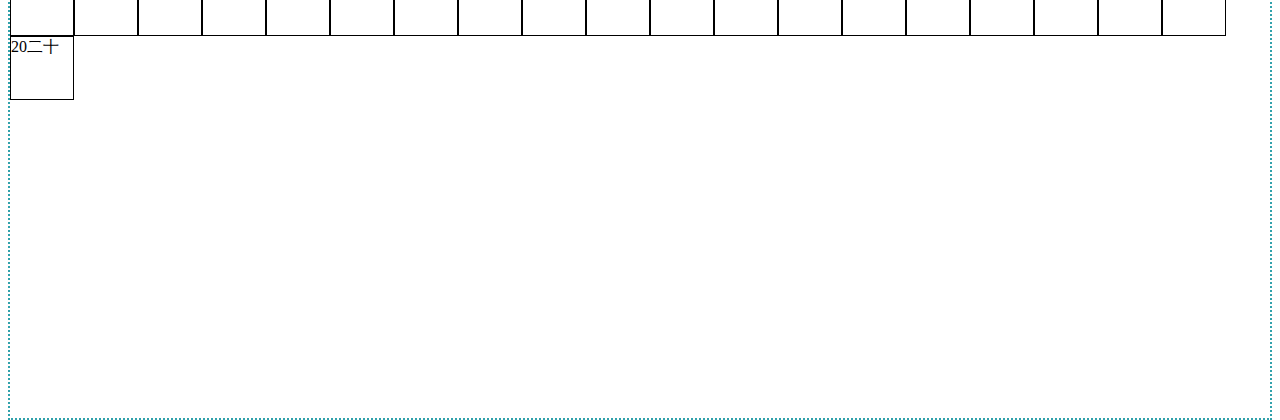
<file: 04-flex_base/index.html>
<!doctype html>

<html lang="en">
<head>
  <meta charset="utf-8">
  <meta http-equiv="X-UA-Compatible" content="IE=edge">
  <meta name="viewport" content="width=device-width, initial-scale=1">

  <title>CSS Grid workshop @ Form, Function Class 9</title>
  <meta name="description" content="Blank HTML template for CSS Grid workshop">

  <link rel="stylesheet" href="styles.css">
</head>

<body>
  <header>
    <h1>Layout the web with CSS grid (and friends)</h1>
  </header>

  <main>
    <section>
      <h2>6.1 Flex directions</h2>
      <div class="markup">
        <div class="directions">
          <div class="box">1一</div>
          <div class="box">2二</div>
          <div class="box">3三</div>
          <div class="box">4四</div>
          <div class="box">5五</div>
          <div class="box">6六</div>
          <div class="box">7七</div>
          <div class="box">8八</div>
          <div class="box">9九</div>
          <div class="box">10十</div>
          <div class="box">11十一</div>
          <div class="box">12十二</div>
          <div class="box">13十三</div>
          <div class="box">14十四</div>
          <div class="box">15十五</div>
          <div class="box">16十六</div>
          <div class="box">17十七</div>
          <div class="box">18十八</div>
          <div class="box">19十四</div>
          <div class="box">20二十</div>
        </div>
      </div>
    </section>

    <section>
      <h2>6.2 Aligning with auto-margins</h2>
      <div class="markup automargin">
        <div>
          <img src="img/box.svg" style="width:6em">
        </div>
      </div>
    </section>

    <section>
      <h2>6.3 Aligning along the main axis</h2>
      <div class="markup">
        <div class="mainaxis">
          <div class="box">1一</div>
          <div class="box">2二</div>
          <div class="box">3三</div>
          <div class="box">4四</div>
          <div class="box">5五</div>
          <div class="box">6六</div>
          <div class="box">7七</div>
          <div class="box">8八</div>
          <div class="box">9九</div>
          <div class="box">10十</div>
          <div class="box">11十一</div>
          <div class="box">12十二</div>
          <div class="box">13十三</div>
          <div class="box">14十四</div>
          <div class="box">15十五</div>
          <div class="box">16十六</div>
          <div class="box">17十七</div>
          <div class="box">18十八</div>
          <div class="box">19十四</div>
          <div class="box">20二十</div>
        </div>
      </div>
    </section>

    <section>
      <h2>6.4 Aligning along the cross axis</h2>
      <div class="markup ">
        <div class="crossaxis">
          <div class="box">1一</div>
          <div class="box">2二</div>
          <div class="box">3三</div>
          <div class="box">4四</div>
          <div class="box">5五</div>
          <div class="box">6六</div>
          <div class="box">7七</div>
          <div class="box">8八</div>
          <div class="box">9九</div>
          <div class="box">10十</div>
          <div class="box">11十一</div>
          <div class="box">12十二</div>
          <div class="box">13十三</div>
          <div class="box">14十四</div>
          <div class="box">15十五</div>
          <div class="box">16十六</div>
          <div class="box">17十七</div>
          <div class="box">18十八</div>
          <div class="box">19十四</div>
          <div class="box">20二十</div>
        </div>
      </div>
    </section>

    <section>
      <h2>6.5 Packing flex lines</h2>
      <div class="markup">
        <div class="packaxis">
          <div class="box">1一</div>
          <div class="box">2二</div>
          <div class="box">3三</div>
          <div class="box">4四</div>
          <div class="box">5五</div>
          <div class="box">6六</div>
          <div class="box">7七</div>
          <div class="box">8八</div>
          <div class="box">9九</div>
          <div class="box">10十</div>
          <div class="box">11十一</div>
          <div class="box">12十二</div>
          <div class="box">13十三</div>
          <div class="box">14十四</div>
          <div class="box">15十五</div>
          <div class="box">16十六</div>
          <div class="box">17十七</div>
          <div class="box">18十八</div>
          <div class="box">19十四</div>
          <div class="box">20二十</div>
        </div>
      </div>
    </section>
  </main>
</body>
</html>
</file>
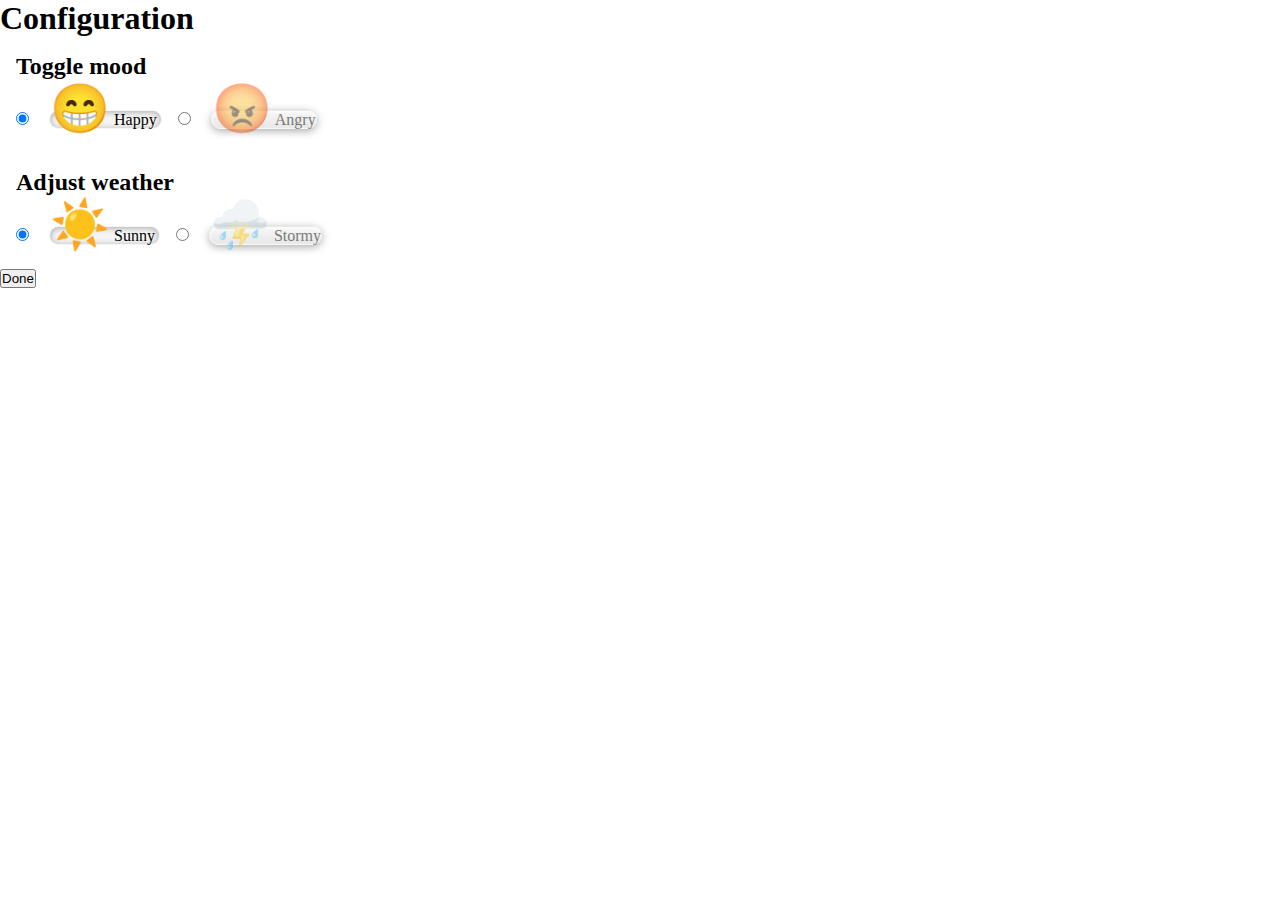
<file: 05-config/index.html>
<!doctype html>

<html lang="en">
<head>
  <meta charset="utf-8">
  <meta http-equiv="X-UA-Compatible" content="IE=edge">
  <meta name="viewport" content="width=device-width, initial-scale=1">

  <title>Simple configuration page layout</title>
  <meta name="description" content="Responsive configuration page layout with flexbox">

  <link rel="stylesheet" href="styles.css">

  <!--[if lt IE 9]>
  <script src="http://html5shiv.googlecode.com/svn/trunk/html5.js"></script>
  <![endif]-->
</head>

<body>
  <header>
    <h1>Configuration</h1>
  </header>

  <main>
    <div class="config-toggles">
      <h2>Toggle mood</h2>
      <input id="happy" type="radio" name="mood" checked>
      <label for="happy" class="config-toggle">
        <span class="emoji" role="img" aria-label="grinning face with smiling eyes">&#x1F601;</span>
        <span>Happy</span>
      </label>
      <input id="angry" type="radio" name="mood">
      <label for="angry" class="config-toggle">
        <span class="emoji" role="img" aria-label="pouting face">&#x1F621;</span>
        <span>Angry</span>
      </label>
    </div class="config-toggles">

    <div class="config-toggles">
      <h2>Adjust weather</h2>
      <input id="sunny" type="radio" name="weather" checked>
      <label for="sunny" class="config-toggle">
        <span class="emoji" role="img" tabindex="0" aria-label="sun">&#x2600;&#xFE0F;</span>
        <span>Sunny</span>
      </label>
      <input id="stormy" type="radio" name="weather">
      <label for="stormy" class="config-toggle">
        <span class="emoji" role="img" tabindex="0" aria-label="cloud with lightning and rain">&#x26C8;&#xFE0F;</span>
        <span>Stormy</span>
      </label>
    </div class="config-toggles">

    <button type="button">Done</button>
  </main>
</body>

</html>
</file>
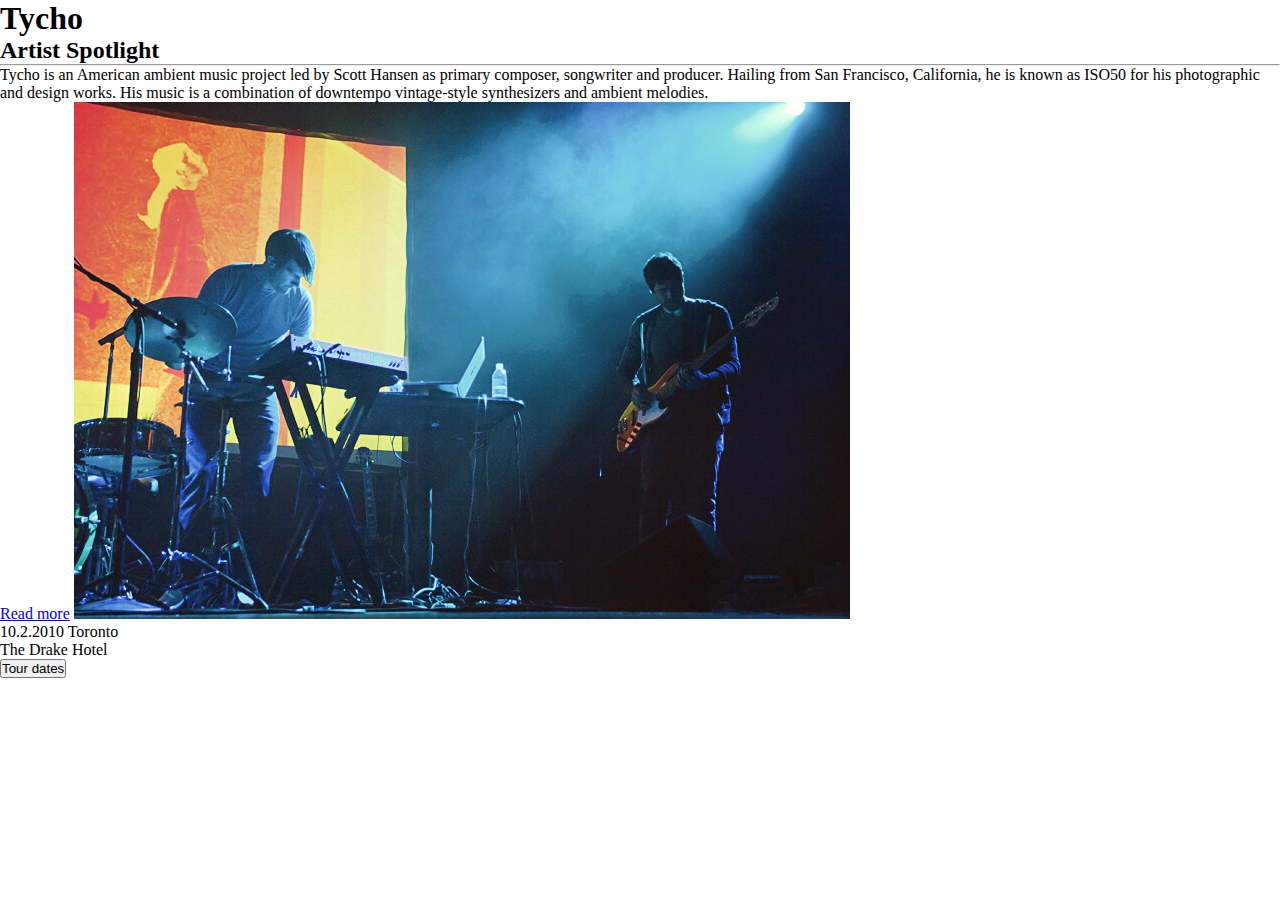
<file: 06-tycho/index.html>
<!doctype html>

<html lang="en">
<head>
  <meta charset="utf-8">
  <meta http-equiv="X-UA-Compatible" content="IE=edge">
  <meta name="viewport" content="width=device-width, initial-scale=1">

  <title>Tycho artist blog/profile concept</title>
  <meta name="description" content="Based on the dribbble shot by Drew Sullivan, (https://dribbble.com/shots/3002189-Tycho/). Utilises grid, writing-mode, object-fit, viewport units and aspect-ratio media queries.">

  <link rel="stylesheet" href="styles.css">

  <!--[if lt IE 9]>
  <script src="http://html5shiv.googlecode.com/svn/trunk/html5.js"></script>
  <![endif]-->
</head>

<body>
  <main>
    <h1>Tycho</h1>
    <h2>Artist Spotlight</h2>
    <hr>
    <p class="about">Tycho is an American ambient music project led by Scott Hansen as primary composer, songwriter and producer. Hailing from San Francisco, California, he is known as ISO50 for his photographic and design works. His music is a combination of downtempo vintage-style synthesizers and ambient melodies.</p>
    <a href="javascript:void(0)">Read more</a>
    <img src="img/tycho-band.jpg" alt="Tycho Live at Toronto">
    <div class="location">
      <p>10.2.2010 Toronto<br>The Drake Hotel</p>
    </div>
    <button type="button">Tour dates</button>
  </main>
</body>

</html>
</file>
<file: 01-grid_base/styles.css>
html {
  box-sizing: border-box;
  height: 100%;
}

*,
*::before,
*::after {
  box-sizing: inherit;
}

section {
  margin-bottom: 2em;
}

h1, h2 {
  color: #31a2ac;
}

hr {
  border-color: #af1c1c;
  border-width: 2px;
}

.markup {
  margin-bottom: 2em;
  min-height: 40vh;
}

.markup div {
  border: 1px solid;
  padding: 0 1em;
}

.emoji {
  font-family: 'Apple Color Emoji', 'Segoe UI Emoji';
  font-size: 2em;
  margin: 0;
  padding: 0;
}

/* Your code for 0. Layouts before Grid */
.inlineblock__item {
  display: inline-block;
  width: calc(100% / 3);
}

.float__item {
    
}

.flexbox {
  display: flex;
}

.flexbox__item {
  flex-basis: calc(100% / 3);
}

/* Your code for 1 Defining a grid */
.grid1 {
  display: grid;
  grid-template-columns: 200px 200px 200px;
}

/* Your code for 2.1 The repeat() function */
.grid2 {
  display: grid;
  grid-template-columns: repeat(3, 200px);
}

/* Your code for 2.2 auto-fill versus auto-fit */
.keyword {
  display: grid;
  grid-template-columns: repeat(auto-fill,minmax(100px,1fr));
}

/* Your code for 2.3 grid-auto-row and grid-auto-column */
.grid3 {
  display: grid;
  grid-template-columns: repeat(3, 200px);
  grid-auto-rows: 100px;
}

/* Your code for 2.4 The grid-auto-flow property */
.grid4 {
  display: grid;
  grid-template-columns: repeat(auto-fit,minmax(100px, 1fr));
  grid-auto-rows: 200px;
  grid-auto-flow: column;
}

.grid4__item:nth-child(3n+1) {
  grid-column-end: span 2;
}

.grid4__item:nth-child(2n+3) {
  grid-row-end: span 2;
}

.grid4__item:nth-child(3n+5) {
  grid-column-end: span 3;
}

/* Your code for 3.1 The fr unit */
.grid5 {
  display: grid;
  grid-template-columns: 150px 1fr 2fr;
}

/* Your code for 3.2 The minmax() function */
.grid6 {
  display: grid;
  grid-template-columns: minmax(200px, 1fr) 300px 300px;
}

/* Your code for 3.3 Content-based sizing */
.grid7 {
  display: grid;
  grid-template-columns: min-content fit-content(25ch) max-content;
}

/* Your code for 4.1 Line-based placement */
.grid8 {
  display: grid; 
  grid-template-columns: 33% 33% 33%; 
  grid-template-rows: 20vh 20vh 20vh;
}

.grid8__item {
  grid-row-start: 3;
  grid-column-start: 1;
  grid-column-end: 4;
  grid-row-start: 1;
  grid-row-end: 4;
}

/* Your code for 4.2 Using the grid-row and grid-column shorthands */
.grid9 {
  display: grid;
  grid-template-columns: 5em 5em 5em 5em 5em 5em;
  grid-template-rows: 5em 5em 5em 5em 5em 5em;
}

.grid9__item:nth-child(1) {
  grid-row: 2 / 4;
  grid-column: 3 / 5;

}

.grid9__item:nth-child(2) {

}

.grid9__item:nth-child(3) {

}

.grid9__item:nth-child(4) {

}

.grid9__item:nth-child(5) {

}

.grid9__item:nth-child(6) {

}

/* Your code for 4.3 The span keyword */
.grid10 {
  display: grid; 
  grid-template-columns: 20% 20% 20% 20% 20%; 
  grid-template-rows: 12vh 12vh 12vh 12vh 12vh;
}

.grid10__item {
  grid-column: 3 / span 3;
  grid-row: 3;
}

.grid10__item img {
  max-height: 100%;

}

/* Your code for 4.4 Using the grid-area shorthand */
.grid11 {
  display: grid;
  grid-template-columns: 20% 20% 20% 20% 20%; 
  grid-template-rows: 20vh 20vh 20vh;
}

.grid11__item {
  grid-area: 1 / 3 / 4 / 5;
}

/* Your code for 5.1 Naming grid lines */
.grid12 {
  display: grid;
}

.grid12 .c {

}

/* Your code for 5.2 Naming grid areas */
.grid13 {
  display: grid;
  grid-template-columns: 150px 150px 150px 150px; 
  grid-template-rows: 100px 100px 100px; 
  grid-template-areas: 'batman batman . .' 
                       '. . b b' 
                       '. c c c';
}

.grid13 .a {
  grid-area: batman;
}

.grid13 .b {
  grid-area: b;
}

.grid13 .c {
  grid-area: c;
}

/* Your code for 6.1 justify/align-content */
.content {
  display: grid;
  grid-template-columns: repeat(3, 25%);
  grid-template-rows: repeat(3, 20%);
  grid-gap: 1em;
  grid-template-areas: "a b b"
                       "a b b"
                       "c c d";

                       
}

.content_itemA {
  grid-area: a;
}

.content_itemB {
  grid-area: b;
}

.content_itemC {
  grid-area: c;
}

.content_itemD {
  grid-area: d;
}

/* Your code for 6.2 justify/align-self */
.self {
  display: grid;
  grid-template-columns: repeat(4, 1fr);
  grid-gap: 1em;
  grid-auto-rows: calc(25% - 1em);
  grid-template-areas: "a a b b"
                       "a a b b"
                       "c c d d"
                       "c c d d";
}

.self_itemA {
  grid-area: a;
}

.self_itemB {
  grid-area: b;
}

.self_itemC {
  grid-area: c;
}

.self_itemD {
  grid-area: d;
}

/* Your code for 6.3 justify/align-items */
.items {
  display: grid;
  grid-template-columns: repeat(4, 1fr);
  grid-gap: 1em;
  grid-auto-rows: calc(25% - 1em);
  grid-template-areas: "a a b b"
                       "a a b b"
                       "c c d d"
                       "c c d d";
}

.items_itemA {
  grid-area: a;
}

.items_itemB {
  grid-area: b;
}

.items_itemC {
  grid-area: c;
}

.items_itemD {
  grid-area: d;
}
</file>
<file: 02-regular/styles.css>
html {
  -webkit-box-sizing: border-box;
  box-sizing: border-box;
  height: 100%;
}

*,
*::before,
*::after {
  -webkit-box-sizing: inherit;
  box-sizing: inherit;
  margin: 0;
  padding: 0;
}

img {
  display: block;
  border-radius: 50%;
  max-width: 100%;
  box-shadow: 0.25em 0.25em 0.5em rgba(0, 0, 0, 0.5);
}

ul {
  list-style: none;
}

.grid {
  display: grid;
  grid-template-columns: repeat(auto-fill, minmax(10em, 1fr));
  grid-gap: 5em;
  padding: 1em;
}
</file>
<file: 03-dashboard/styles.css>
html {
  -webkit-box-sizing: border-box;
  box-sizing: border-box;
  height: 100%;
}

*,
*::before,
*::after {
  -webkit-box-sizing: inherit;
  box-sizing: inherit;
  margin: 0;
  padding: 0;
}

div {
  padding: 1em;
}

body {
  display: grid;
  height: 100vh;
  grid-template-columns: 1fr;
  grid-template-rows: min-content min-content min-content 1fr min-content;
  grid-template-areas: 'title'
                       'stats'
                       'score'
                       'board'
                       'controls'
  }

@media screen and (min-width: 640px) {
  body {
    grid-template-columns: 1fr max-content;
    grid-template-rows: min-content min-content 1fr min-content;
    grid-template-areas: 'title stats'
                         'score stats'
                         'board board'
                         'controls controls'
  }
}

@media screen and (min-width: 960px) {
  body {
    grid-template-columns: max-content 1fr;
    grid-template-rows: min-content 1fr min-content;
    grid-template-areas: 'title board'
                         'stats board'
                         'score controls'
  }
}

.title {
  background: peachpuff;
  grid-area: title;
  align-self: center;
}

.score {
  background: ivory;
  grid-area: score;
}

.stats {
  background: lightcyan;
  grid-area: stats;
}

.board {
  background: palegreen;
  grid-area: board;
  display: flex;
  flex-direction: column;
  justify-content: center;
}

.board_title {
  grid-area: title;
}

.controls {
  background: thistle;
  grid-area: controls;
}
</file>
<file: 04-flex_base/styles.css>
html {
  box-sizing: border-box;
  height: 100%;
}

*,
*::before,
*::after {
  box-sizing: inherit;
}

section {
  margin-bottom: 2em;
}

h1, h2 {
  color: #31a2ac;
}

hr {
  border-color: #af1c1c;
  border-width: 2px;
}

.markup {
  margin-bottom: 2em;
  min-height: 50vh;
  border: 2px dotted #31a2ac;
}

.box {
  height: 4em;
  width: 4em;
  border: 1px solid;
}

.emoji {
  font-family: 'Apple Color Emoji', 'Segoe UI Emoji';
  font-size: 2em;
  margin: 0;
  padding: 0;
}

/* Your code for 6.1 Flex directions */
.directions {
   display: flex;
   flex-wrap: wrap;
   writing-mode: vertical-rl;
   flex-direction: row-reverse;
   height: 60vh;
}

/* Your code for 6.2 Aligning with auto-margins */
.automargin {
  display: flex;
}

.automargin div {
  border: 1px solid;
  margin: auto;
}

/* Your code for 6.3 Aligning along the main axis */
.mainaxis {
  display: flex;
  flex-wrap: wrap;
  align-items: baseline;
}

.mainaxis .box {
  height: 5em;
  width: 5em;
  border: 1px solid;
}

/* Your code for 6.4 Aligning along the cross axis */
.crossaxis {
  
}

/* Your code for 6.5 Packing flex lines */
.packaxis {
  display: flex; 
  flex-wrap: wrap; 
  align-content: stretch;
}
</file>
<file: 05-config/styles.css>
html {
  -webkit-box-sizing: border-box;
  box-sizing: border-box;
  height: 100%;
}

*,
*::before,
*::after {
  -webkit-box-sizing: inherit;
  box-sizing: inherit;
  margin: 0;
  padding: 0;
}

div {
  padding: 1em;
}

input[type=radio] {

}

input[type=radio]:focus + label {

}

input[type=radio]:checked + .config-toggle {
  background-image: none;
  background-color: #f5f5f5;
  box-shadow: 0 1px 3px #fff, inset 0 1px 6px #aaa;
}

input[type=radio]:checked + .config-toggle span {
  opacity: 1;
}

.emoji {
  font-size: 3em;
}

.config-toggle {
  background-color: #f7f7f7;
  background-image: linear-gradient(to bottom, #f7f7f7, #e7e7e7);
  box-shadow: 0 2px 8px #aaa, inset 0 1px 3px #fff;
  border: solid 1px transparent;
  border-radius: 1em;
  height: 8em;
  width: 8em;
  margin: 1em;
}

.config-toggle:hover {
  background: #f5f5f5;
}

.config-toggle span {
  width: 100%;
  opacity: 0.5;
}

body {
  
}

header {
  
}

h1 {
  
}

main {
  
}

.config-toggles {

}

button {
  
}

button:hover {
  
}
</file>
<file: 06-tycho/styles.css>
@font-face {
  font-family: 'Galatia SIL';
  src: url("fonts/galsilb.eot");
  src: url("fonts/galsilb.eot?#iefix") format("embedded-opentype"), url("fonts/galsilb.woff2") format("woff2"), url("fonts/galsilb.woff") format("woff");
  font-weight: normal;
  font-style: normal;
}

html {
  box-sizing: border-box;
  height: 100%;
}

*,
*::before,
*::after {
  box-sizing: inherit;
  margin: 0;
  padding: 0;
}

body {

}

main {

}

h1 {

}

h2 {

}

hr {

}

.about {

}

a {

}

img {

}

.location {

}

button {

}

@supports (display: grid) {
  @media (min-width: 42em) and (min-height: 27em) {
    main {

    }

    h1 {

    }

    h2 {

    }

    hr {

    }

    .about {

    }

    a {

    }

    a::before {

    }

    img {

    }

    .location {

    }

    .location p {

    }

    button {

    }
  }

  @media (min-width: 48em) and (min-height: 27em) {
    hr {

    }
  }
}
</file>
